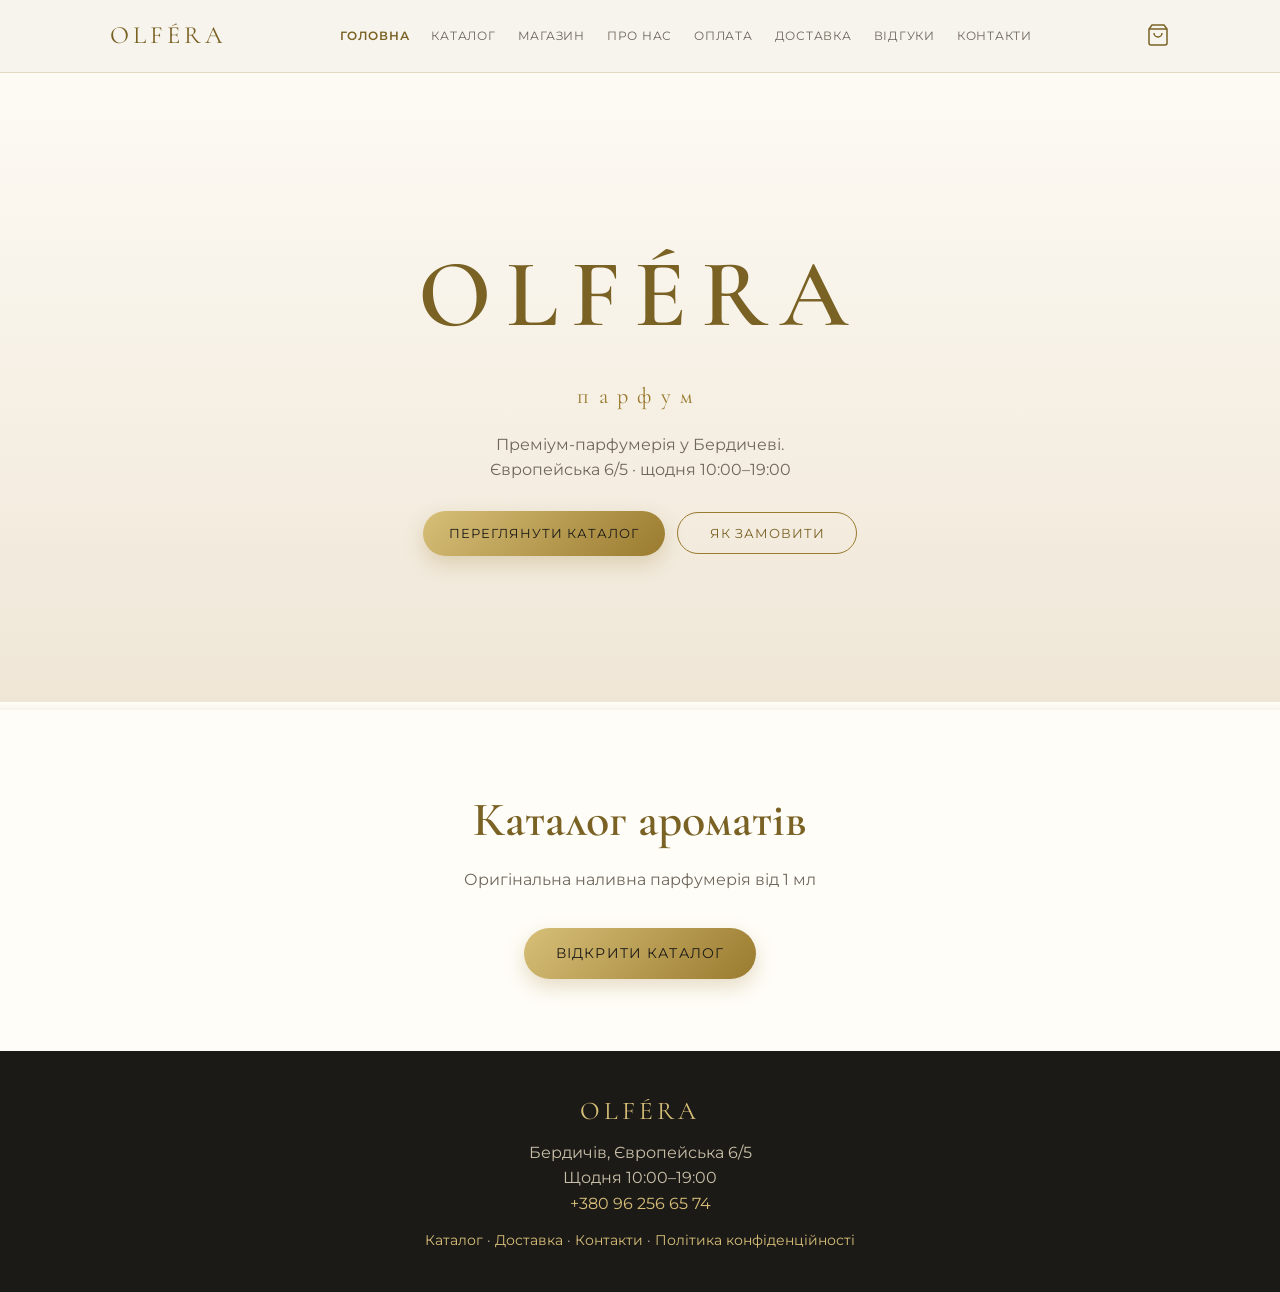
<file: index.html>
<!DOCTYPE html>
<html lang="uk">
<head>
<meta name="google-site-verification" content="xWcRjCfBv2yBgDYNZyPq7_8ioxCr9uI1Mjks2ouyPoM">
<meta charset="UTF-8">
<meta name="viewport" content="width=device-width, initial-scale=1.0">
<title>OLFÉRA — духи і парфум у Бердичеві</title>
<meta name="description" content="Магазин парфумерії OLFÉRA у Бердичеві, вул. Європейська 6/5. Духи, парфум, оригінальні аромати.">
<link rel="preconnect" href="https://fonts.googleapis.com">
<link rel="preconnect" href="https://fonts.gstatic.com" crossorigin>
<link href="https://fonts.googleapis.com/css2?family=Cormorant+Garamond:wght@500;600&family=Montserrat:wght@400;500;600&display=swap" rel="stylesheet">
<link rel="stylesheet" href="styles.css?v=50">
</head>
<body>
<header class="header"><div class="container header-inner"><a href="index.html" class="logo">OLFÉRA</a>
<nav class="nav">
<a href="index.html" class="active">Головна</a>
<a href="catalog.html">Каталог</a>
<a href="shop.html">Магазин</a>
<a href="about.html">Про нас</a>
<a href="payment.html">Оплата</a>
<a href="delivery.html">Доставка</a>
<a href="reviews.html">Відгуки</a>
<a href="contacts.html">Контакти</a>
</nav>
<div class="header-actions"><button class="cart-btn" id="cart-btn" aria-label="Кошик"><svg width="24" height="24" viewBox="0 0 24 24" fill="none" stroke="currentColor" stroke-width="1.5"><path d="M6 2L3 6v14a2 2 0 002 2h14a2 2 0 002-2V6l-3-4z"></path><line x1="3" y1="6" x2="21" y2="6"></line><path d="M16 10a4 4 0 01-8 0"></path></svg><span class="cart-count" id="cart-count">0</span></button><button class="menu-toggle" aria-label="Меню"><span></span><span></span><span></span></button></div></div></header>
<div class="cart-overlay" id="cart-overlay"></div>
<aside class="cart-sidebar" id="cart-sidebar"><div class="cart-header"><h3>Кошик</h3><button class="cart-close" id="cart-close">&times;</button></div><div class="cart-items" id="cart-items"></div><div class="cart-footer"><div class="cart-total"><span>Разом:</span><strong id="cart-total-price">0 ₴</strong></div>
<div class="order-fields">
<input id="order-name" placeholder="Ім'я" autocomplete="name">
<input id="order-phone" placeholder="Телефон, напр. 096..." inputmode="tel" autocomplete="tel">
<select id="order-delivery"><option value="Самовивіз, Європейська 6/5">Самовивіз, Європейська 6/5</option><option value="Нова Пошта">Нова Пошта</option></select>
<input id="order-np" placeholder="Місто і відділення Нової Пошти" autocomplete="off">
</div>
<button class="btn btn-gold cart-order-btn" id="cart-order-btn">Замовити в Telegram</button>
<button class="btn btn-outline cart-order-btn" id="cart-ig-btn">Замовити в Instagram</button>
<button class="btn btn-outline cart-order-btn" id="cart-wa-btn">Замовити в WhatsApp</button><p class="order-hint" id="order-hint"></p></div></aside>

<section class="hero">
  <div class="container hero-content">
    <h1>OLFÉRA</h1>
    <p class="hero-subtitle">парфум</p>
    <p class="hero-desc">Преміум-парфумерія у Бердичеві.<br>Європейська 6/5 · щодня 10:00–19:00</p>
    <div class="hero-actions">
      <a href="catalog.html" class="btn btn-gold">Переглянути каталог</a>
      <button type="button" class="btn btn-ghost" id="guide-toggle" aria-expanded="false" aria-controls="guide-panel">Як замовити</button>
    </div>
  </div>
</section>

<section class="order-guide" id="how-to-order">
  <div class="container">
    <div class="guide-panel" id="guide-panel" hidden>
      <p class="guide-lead">Три прості кроки — і аромат уже у вас</p>
      <div class="guide-grid">
        <article class="guide-card">
          <div class="guide-num">01</div>
          <h3>Оберіть аромат</h3>
          <p>Знайдіть улюблені ноти в каталозі та вкажіть потрібну кількість мілілітрів.</p>
        </article>
        <article class="guide-card">
          <div class="guide-num">02</div>
          <h3>Додайте в кошик</h3>
          <p>Натисніть «В кошик», відкрийте його вгорі справа та перевірте замовлення.</p>
        </article>
        <article class="guide-card">
          <div class="guide-num">03</div>
          <h3>Оформіть замовлення</h3>
          <p>Залиште контакти та надішліть замовлення в Telegram, Instagram або WhatsApp.</p>
        </article>
      </div>
      <div class="guide-cta">
        <a href="catalog.html" class="btn btn-gold btn-lg">Обрати аромат</a>
      </div>
    </div>
  </div>
</section>

<section class="section home-preview">
  <div class="container">
    <h2 class="section-title">Каталог ароматів</h2>
    <p class="section-subtitle">Оригінальна наливна парфумерія від 1 мл</p>
    <div class="home-cta">
      <a href="catalog.html" class="btn btn-gold btn-lg">Відкрити каталог</a>
    </div>
  </div>
</section>

<footer class="footer"><div class="container"><div class="footer-logo">OLFÉRA</div>
<p>Бердичів, Європейська 6/5</p>
<p>Щодня 10:00–19:00</p>
<p><a href="tel:+380962566574">+380 96 256 65 74</a></p>
<p class="footer-links">
<a href="catalog.html">Каталог</a> ·
<a href="delivery.html">Доставка</a> ·
<a href="contacts.html">Контакти</a> ·
<a href="privacy.html">Політика конфіденційності</a>
</p>
</div></footer>
<script src="script.js?v=50"></script>
<script>
(function () {
  var btn = document.getElementById('guide-toggle');
  var panel = document.getElementById('guide-panel');
  if (!btn || !panel) return;
  function openGuide() {
    panel.hidden = false;
    btn.setAttribute('aria-expanded', 'true');
    btn.classList.add('is-open');
  }
  function closeGuide() {
    panel.hidden = true;
    btn.setAttribute('aria-expanded', 'false');
    btn.classList.remove('is-open');
  }
  btn.addEventListener('click', function () {
    if (panel.hidden) openGuide(); else closeGuide();
  });
  if (location.hash === '#how-to-order') openGuide();
})();
</script>
</body>
</html>
</file>
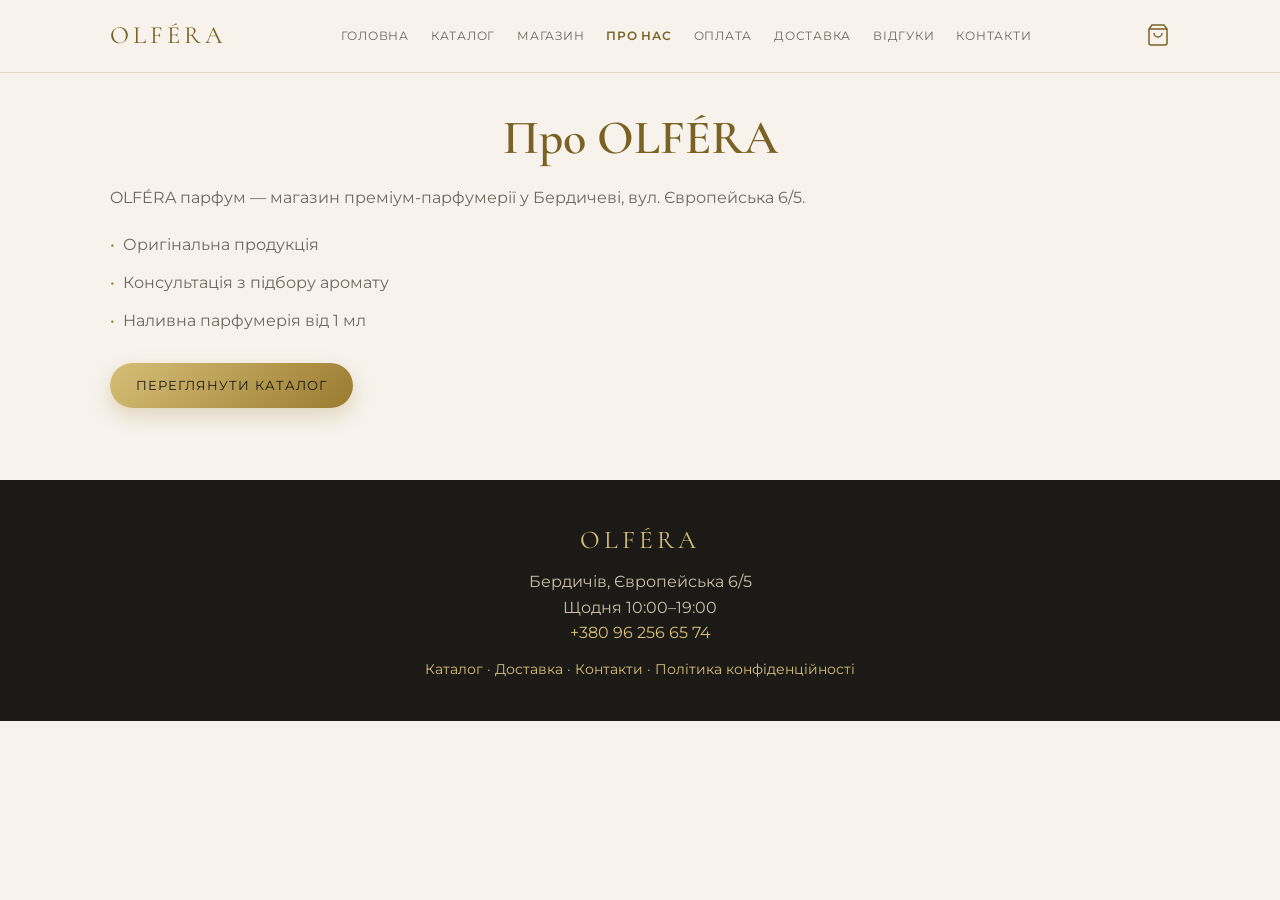
<file: about.html>
<!DOCTYPE html>
<html lang="uk">
<head>
<meta charset="UTF-8">
<meta name="viewport" content="width=device-width, initial-scale=1.0">
<title>Про нас — OLFÉRA</title>
<meta name="description" content="Про магазин преміум-парфумерії OLFÉRA у Бердичеві.">
<link rel="preconnect" href="https://fonts.googleapis.com">
<link rel="preconnect" href="https://fonts.gstatic.com" crossorigin>
<link href="https://fonts.googleapis.com/css2?family=Cormorant+Garamond:wght@500;600&family=Montserrat:wght@400;500;600&display=swap" rel="stylesheet">
<link rel="stylesheet" href="styles.css?v=50">
</head>
<body>
<header class="header"><div class="container header-inner"><a href="index.html" class="logo">OLFÉRA</a>
<nav class="nav">
<a href="index.html">Головна</a>
<a href="catalog.html">Каталог</a>
<a href="shop.html">Магазин</a>
<a href="about.html" class="active">Про нас</a>
<a href="payment.html">Оплата</a>
<a href="delivery.html">Доставка</a>
<a href="reviews.html">Відгуки</a>
<a href="contacts.html">Контакти</a>
</nav>
<div class="header-actions"><button class="cart-btn" id="cart-btn" aria-label="Кошик"><svg width="24" height="24" viewBox="0 0 24 24" fill="none" stroke="currentColor" stroke-width="1.5"><path d="M6 2L3 6v14a2 2 0 002 2h14a2 2 0 002-2V6l-3-4z"></path><line x1="3" y1="6" x2="21" y2="6"></line><path d="M16 10a4 4 0 01-8 0"></path></svg><span class="cart-count" id="cart-count">0</span></button><button class="menu-toggle" aria-label="Меню"><span></span><span></span><span></span></button></div></div></header>
<div class="cart-overlay" id="cart-overlay"></div>
<aside class="cart-sidebar" id="cart-sidebar"><div class="cart-header"><h3>Кошик</h3><button class="cart-close" id="cart-close">&times;</button></div><div class="cart-items" id="cart-items"></div><div class="cart-footer"><div class="cart-total"><span>Разом:</span><strong id="cart-total-price">0 ₴</strong></div>
<div class="order-fields">
<input id="order-name" placeholder="Ім'я" autocomplete="name">
<input id="order-phone" placeholder="Телефон, напр. 096..." inputmode="tel" autocomplete="tel">
<select id="order-delivery"><option value="Самовивіз, Європейська 6/5">Самовивіз, Європейська 6/5</option><option value="Нова Пошта">Нова Пошта</option></select>
<input id="order-np" placeholder="Місто і відділення Нової Пошти" autocomplete="off">
</div>
<button class="btn btn-gold cart-order-btn" id="cart-order-btn">Замовити в Telegram</button>
<button class="btn btn-outline cart-order-btn" id="cart-ig-btn">Замовити в Instagram</button>
<button class="btn btn-outline cart-order-btn" id="cart-wa-btn">Замовити в WhatsApp</button><p class="order-hint" id="order-hint"></p></div></aside>

<section id="about" class="section about page-top">
  <div class="container about-grid">
    <div class="about-text">
      <h1 class="section-title">Про OLFÉRA</h1>
      <p>OLFÉRA парфум — магазин преміум-парфумерії у Бердичеві, вул. Європейська 6/5.</p>
      <ul class="about-list">
        <li>Оригінальна продукція</li>
        <li>Консультація з підбору аромату</li>
        <li>Наливна парфумерія від 1 мл</li>
      </ul>
      <p style="margin-top:24px"><a href="catalog.html" class="btn btn-gold">Переглянути каталог</a></p>
    </div>
  </div>
</section>

<footer class="footer"><div class="container"><div class="footer-logo">OLFÉRA</div>
<p>Бердичів, Європейська 6/5</p>
<p>Щодня 10:00–19:00</p>
<p><a href="tel:+380962566574">+380 96 256 65 74</a></p>
<p class="footer-links">
<a href="catalog.html">Каталог</a> ·
<a href="delivery.html">Доставка</a> ·
<a href="contacts.html">Контакти</a> ·
<a href="privacy.html">Політика конфіденційності</a>
</p>
</div></footer>
<script src="script.js?v=50"></script>
</body>
</html>
</file>
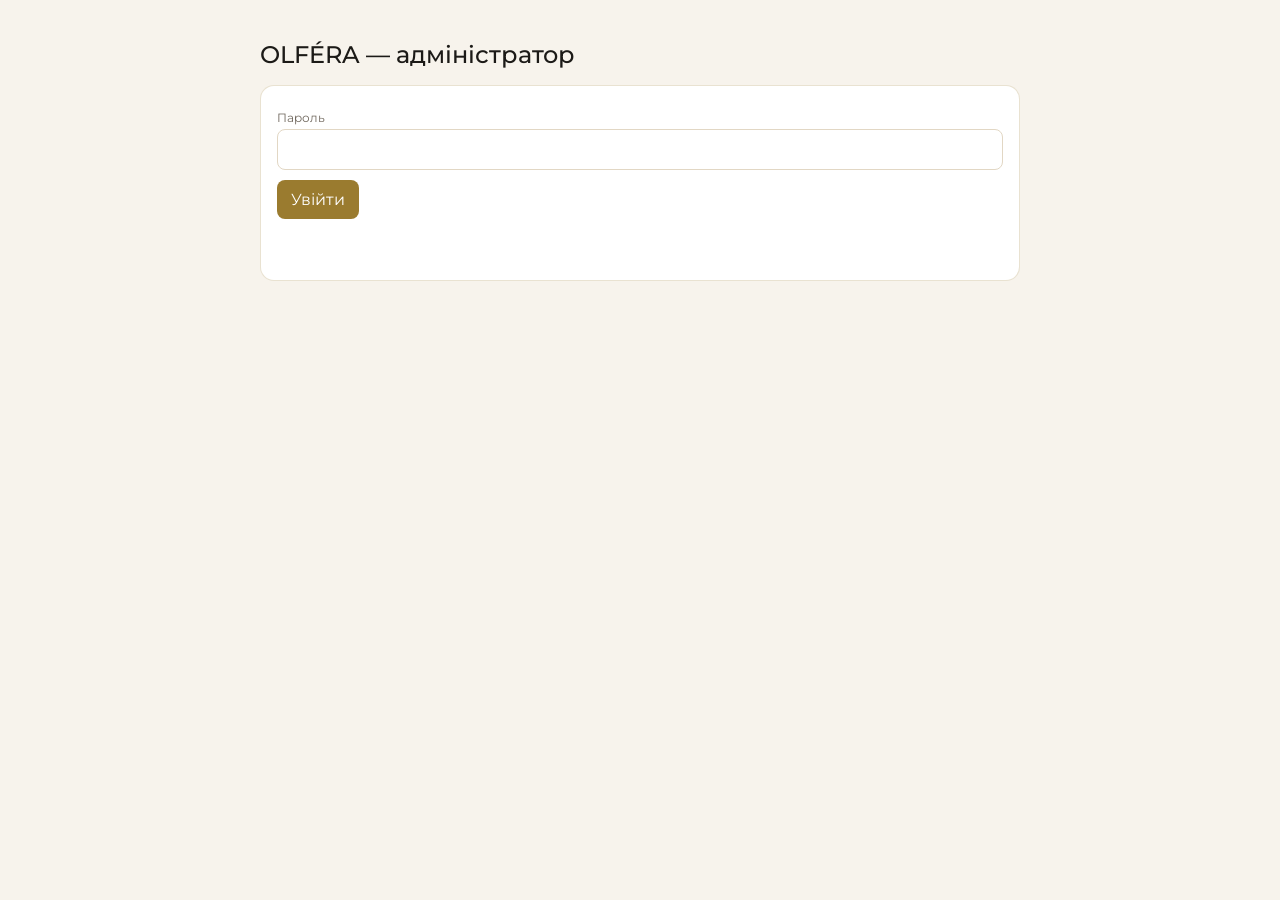
<file: admin.html>
<!DOCTYPE html>
<html lang="uk">
<head>
<meta charset="UTF-8">
<meta name="viewport" content="width=device-width, initial-scale=1.0">
<title>Адміністратор — OLFÉRA</title>
<link href="https://fonts.googleapis.com/css2?family=Montserrat:wght@400;500&display=swap" rel="stylesheet">
<style>
body{margin:0;font-family:Montserrat,sans-serif;background:#f7f3ec;color:#1c1a17}
.wrap{max-width:760px;margin:0 auto;padding:24px 16px 80px}
h1{font-weight:500;font-size:1.5rem}
.card{background:#fff;border:1px solid rgba(154,123,47,.22);border-radius:14px;padding:16px;margin:12px 0}
label{display:block;font-size:.78rem;color:#6f675d;margin:8px 0 4px}
input,textarea{width:100%;box-sizing:border-box;border:1px solid #e2d7c4;border-radius:8px;padding:10px;font:inherit}
button{border:0;border-radius:8px;padding:10px 14px;background:#9a7b2f;color:#fff;font:inherit;cursor:pointer}
.row{display:flex;gap:8px;align-items:center;justify-content:space-between;margin-bottom:8px;flex-wrap:wrap}
.ghost{background:#fff;color:#7a6124;border:1px solid #c9a84c}
.danger{background:#b44545}
.note{color:#6f675d;font-size:.85rem}
.tabs{display:flex;gap:8px;margin:14px 0;flex-wrap:wrap}
.tabs button{background:#fff;color:#7a6124;border:1px solid #c9a84c}
.tabs button.active{background:#9a7b2f;color:#fff}
.status{min-height:1.2em;color:#7a6124}
.stars{color:#9a7b2f}
</style>
</head>
<body>
<div class="wrap">
  <h1>OLFÉRA — адміністратор</h1>
  <div id="login" class="card">
    <label>Пароль</label>
    <input id="pin" type="password" inputmode="numeric" autocomplete="current-password">
    <button id="enter" style="margin-top:10px">Увійти</button>
    <p class="status" id="login-status" style="margin-top:10px"></p>
  </div>
  <div id="panel" hidden>
    <div class="tabs">
      <button id="tab-products" class="active">Аромати</button>
      <button id="tab-reviews">Відгуки</button>
    </div>
    <p class="status" id="status"></p>
    <div id="products-view">
      <div class="row">
        <button id="add">Додати аромат</button>
        <button id="save">Зберегти каталог</button>
        <button id="export" class="ghost">Завантажити products.json</button>
      </div>
      <p class="note">Після «Зберегти» зміни видно на сайті в цьому браузері. Для всіх відвідувачів — завантаж products.json і залий у GitHub або надішли мені.</p>
      <div id="list"></div>
    </div>
    <div id="reviews-view" hidden>
      <div id="reviews"></div>
    </div>
  </div>
</div>
<script>
const PIN = '256574';
const API = 'https://crudcrud.com/api/22b8f8822db0418a98f48e6cd75a7ec8';
const CATALOG_ID = '6acaaa83cbfaea03e8fda0a5';
const LS_CATALOG = 'olfera_catalog_v1';
const LS_REVIEWS = 'olfera_reviews_v1';
let products = [];
const statusEl = document.getElementById('status');
function setStatus(t){ statusEl.textContent = t || ''; }
function esc(v){ return String(v||'').replace(/&/g,'&amp;').replace(/"/g,'&quot;').replace(/</g,'&lt;'); }

document.getElementById('enter').onclick = () => {
  const loginStatus = document.getElementById('login-status');
  if (document.getElementById('pin').value === PIN) {
    document.getElementById('login').hidden = true;
    document.getElementById('panel').hidden = false;
    if (loginStatus) loginStatus.textContent = '';
    loadCatalog();
  } else {
    if (loginStatus) loginStatus.textContent = 'Невірний пароль';
    else setStatus('Невірний пароль');
  }
};
document.getElementById('pin').addEventListener('keydown', e => { if (e.key === 'Enter') document.getElementById('enter').click(); });

async function loadCatalog() {
  setStatus('Завантажую каталог...');
  try {
    const local = localStorage.getItem(LS_CATALOG);
    if (local) {
      const parsed = JSON.parse(local);
      if (parsed && parsed.products && parsed.products.length) {
        products = parsed.products;
        render();
        setStatus('Каталог з цього браузера (' + products.length + ').');
        return;
      }
    }
  } catch (e) {}
  try {
    const live = await (await fetch(API + '/catalogstate/' + CATALOG_ID + '?t=' + Date.now())).json();
    if (live && live.products && live.products.length) {
      products = live.products;
      render();
      setStatus('Каталог з API (' + products.length + ').');
      return;
    }
  } catch (e) {}
  try {
    products = await (await fetch('products.json?v=16')).json();
    render();
    setStatus('Каталог з products.json (' + products.length + ').');
  } catch (e) {
    products = [];
    render();
    setStatus('Не вдалося завантажити каталог.');
  }
}

function render() {
  const list = document.getElementById('list');
  list.innerHTML = '';
  products.forEach((p, i) => {
    const card = document.createElement('div');
    card.className = 'card';
    card.innerHTML =
      '<div class="row"><strong>#' + (i + 1) + ' ' + esc(p.name || 'Без назви') + '</strong><button class="danger del">Видалити</button></div>' +
      '<label>Назва</label><input data-k="name" value="' + esc(p.name) + '">' +
      '<label>Бренд</label><input data-k="brand" value="' + esc(p.brand) + '">' +
      '<label>Ноти</label><input data-k="notes" value="' + esc(p.notes) + '">' +
      '<label>Опис</label><textarea data-k="description" rows="3">' + esc(p.description) + '</textarea>' +
      '<label>Ціна за 1 мл</label><input data-k="price" value="' + esc(p.price) + '">' +
      '<label>Файл фото (наприклад black-afgano.jpg)</label><input data-k="image" value="' + esc(p.image) + '">';
    card.querySelector('.del').onclick = () => {
      if (!confirm('Видалити «' + (p.name || 'аромат') + '»?')) return;
      products.splice(i, 1);
      render();
      setStatus('Аромат прибрано. Натисни «Зберегти каталог».');
    };
    card.querySelectorAll('input,textarea').forEach(el => el.oninput = () => { p[el.dataset.k] = el.value; });
    list.appendChild(card);
  });
}

document.getElementById('add').onclick = () => {
  products.unshift({ id: Date.now(), name: '', brand: '', notes: '', description: '', price: '100', unit: '1 мл', available: true, image: '' });
  render();
};
document.getElementById('save').onclick = async () => {
  setStatus('Зберігаю...');
  localStorage.setItem(LS_CATALOG, JSON.stringify({ products }));
  try {
    const res = await fetch(API + '/catalogstate/' + CATALOG_ID, {
      method: 'PUT', headers: {'Content-Type':'application/json'}, body: JSON.stringify({ products })
    });
    setStatus(res.ok ? 'Каталог збережено (API + браузер).' : 'Збережено в браузері. API недоступний — завантаж products.json.');
  } catch (e) {
    setStatus('Збережено в браузері. API недоступний — натисни «Завантажити products.json».');
  }
};
document.getElementById('export').onclick = () => {
  const blob = new Blob([JSON.stringify(products, null, 2)], { type: 'application/json' });
  const a = document.createElement('a');
  a.href = URL.createObjectURL(blob);
  a.download = 'products.json';
  a.click();
  URL.revokeObjectURL(a.href);
  setStatus('Файл products.json завантажено.');
};

document.getElementById('tab-products').onclick = () => show('products');
document.getElementById('tab-reviews').onclick = () => { show('reviews'); loadReviews(); };
function show(name) {
  document.getElementById('products-view').hidden = name !== 'products';
  document.getElementById('reviews-view').hidden = name !== 'reviews';
  document.getElementById('tab-products').classList.toggle('active', name === 'products');
  document.getElementById('tab-reviews').classList.toggle('active', name === 'reviews');
}

function loadLocalReviews() {
  try { return JSON.parse(localStorage.getItem(LS_REVIEWS) || '[]'); } catch (e) { return []; }
}
function saveLocalReviews(list) {
  localStorage.setItem(LS_REVIEWS, JSON.stringify(list));
}

async function loadReviews() {
  const box = document.getElementById('reviews');
  box.innerHTML = '<p class="note">Завантажую...</p>';
  let reviews = loadLocalReviews();
  try {
    const remote = await (await fetch(API + '/reviews?ts=' + Date.now())).json();
    if (Array.isArray(remote) && remote.length) reviews = remote;
  } catch (e) {}
  if (!reviews.length) { box.innerHTML = '<p class="note">Відгуків немає.</p>'; return; }
  box.innerHTML = '';
  reviews.slice().reverse().forEach(r => {
    const card = document.createElement('div');
    card.className = 'card';
    const id = r._id || r.id || '';
    card.innerHTML = '<div class="row"><strong>' + esc(r.name) + '</strong><span class="stars">' + '★★★★★'.slice(0, r.stars||5) + '</span></div>' +
      '<p class="note">' + esc(r.product||'') + '</p><p>' + esc(r.text||'') + '</p>' +
      '<button class="danger">Видалити відгук</button>';
    card.querySelector('button').onclick = async () => {
      setStatus('Видаляю...');
      if (id && String(id).indexOf('r') !== 0) {
        try { await fetch(API + '/reviews/' + id, { method: 'DELETE' }); } catch (e) {}
      }
      const filtered = loadLocalReviews().filter(x => {
        const xid = x.id || x._id || '';
        if (id && xid === id) return false;
        if (!id && x.name === r.name && x.text === r.text && x.date === r.date) return false;
        return true;
      });
      saveLocalReviews(filtered);
      setStatus('Відгук видалено.');
      loadReviews();
    };
    box.appendChild(card);
  });
}
</script>
</body>
</html>
</file>
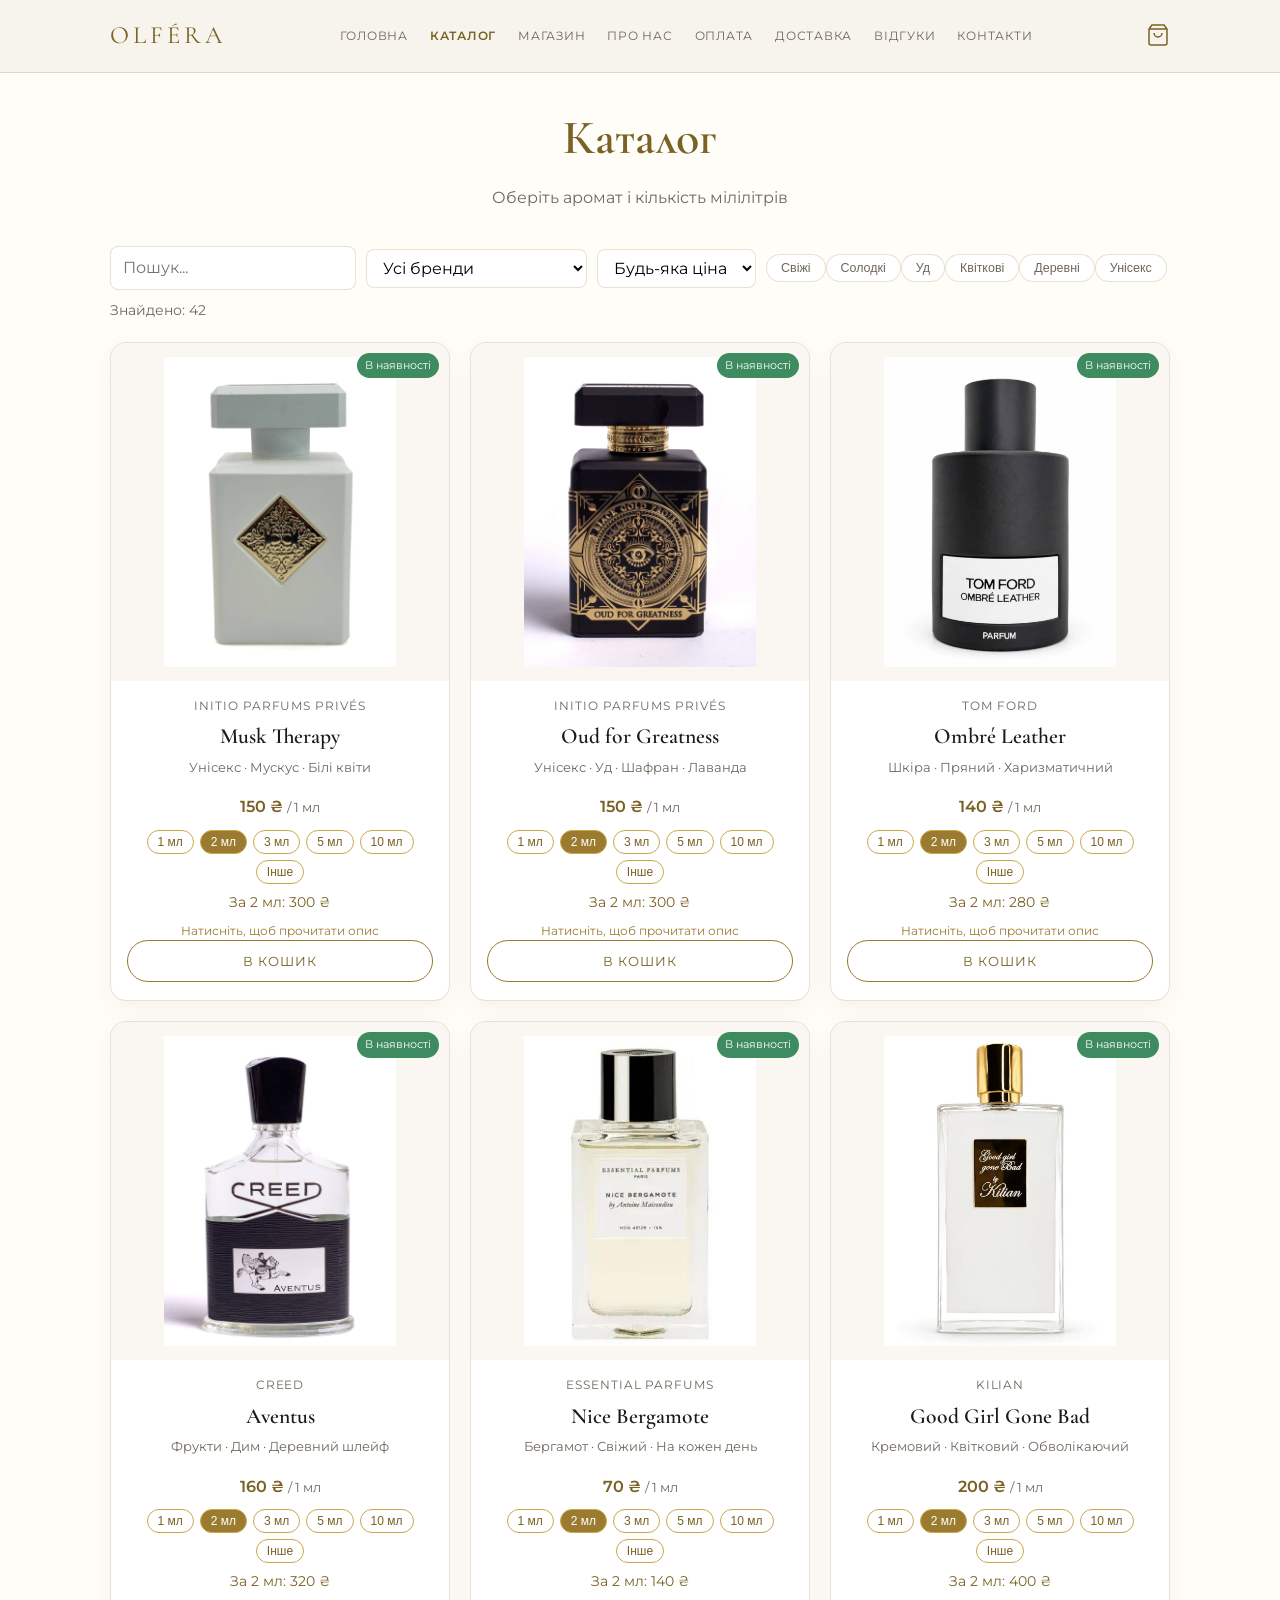
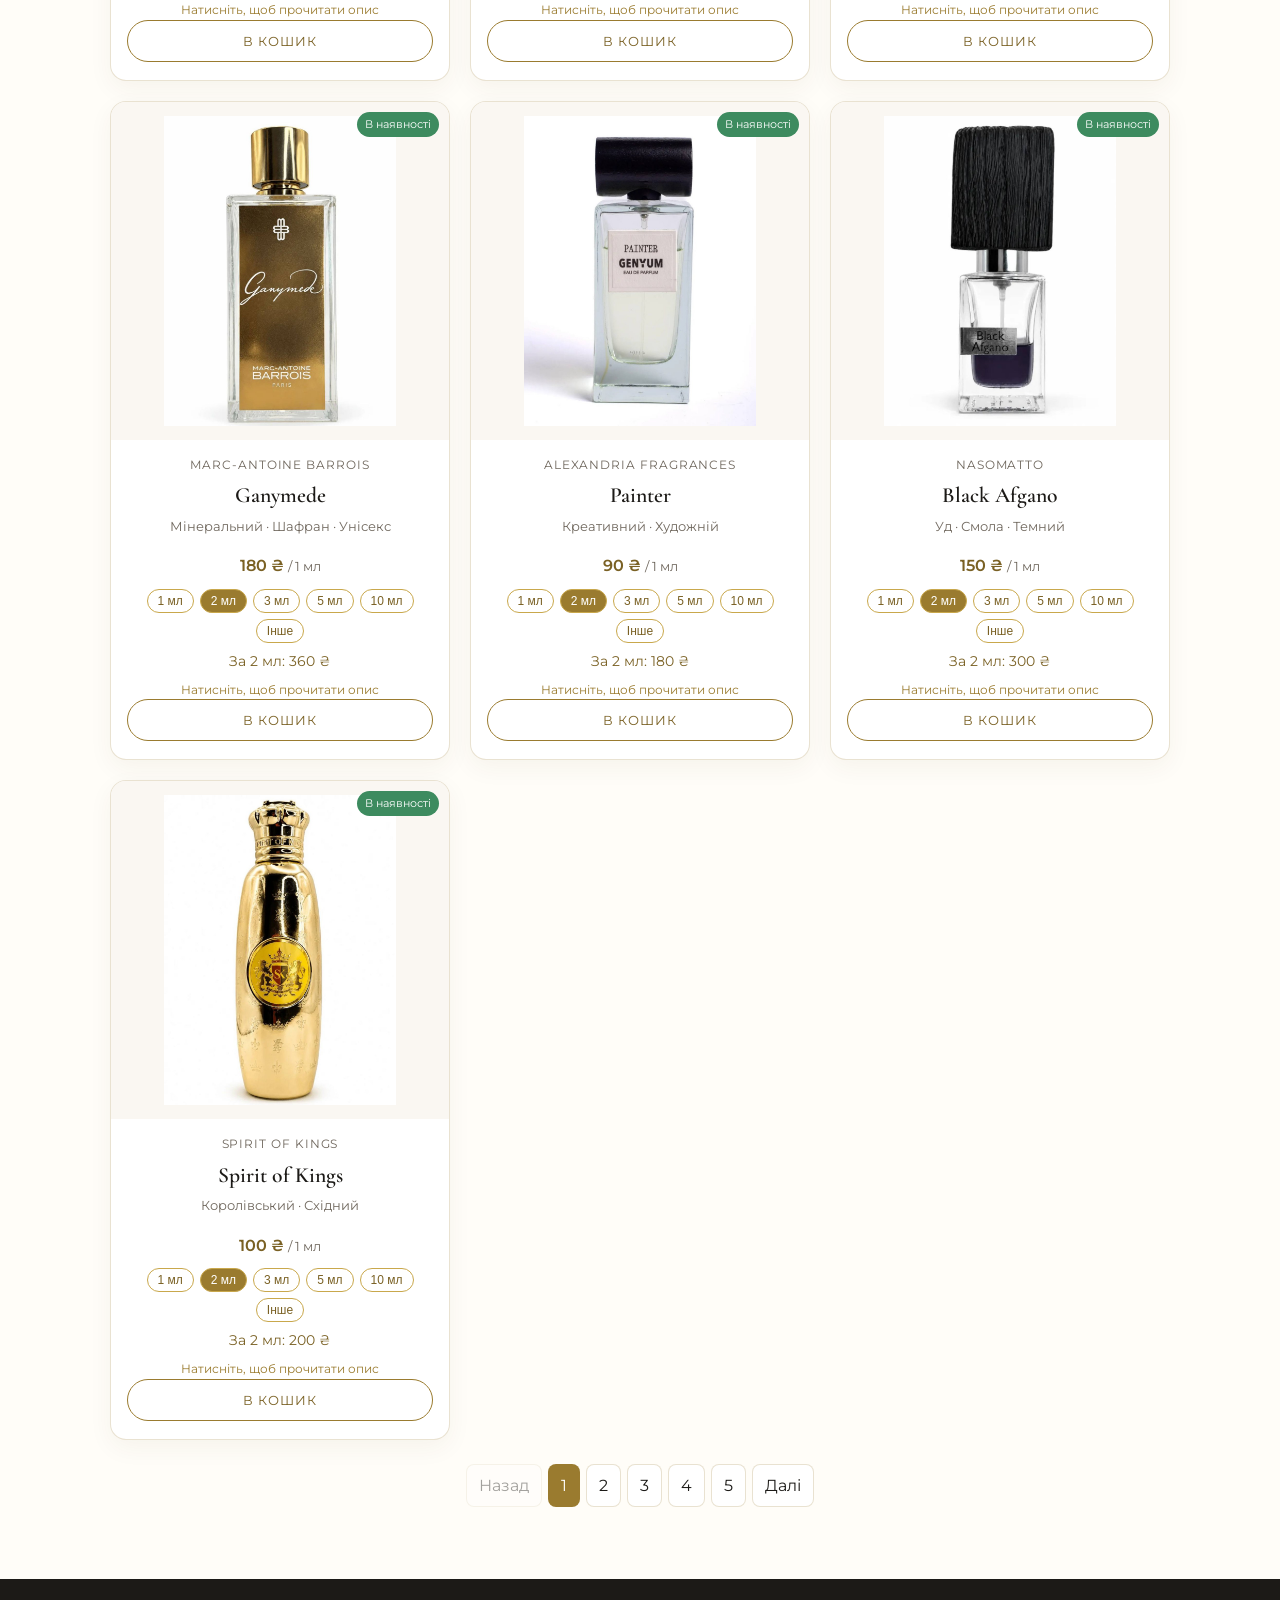
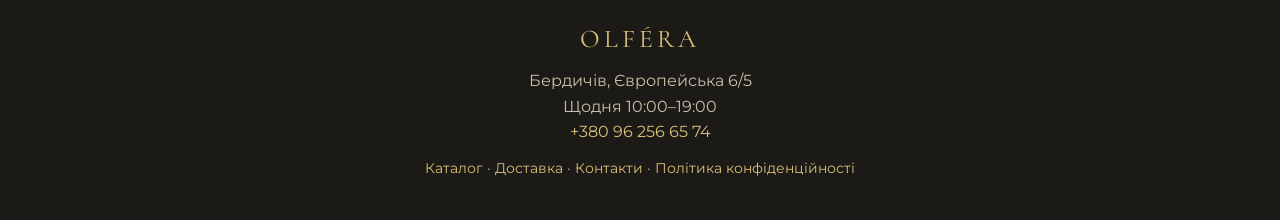
<file: catalog.html>
<!DOCTYPE html>
<html lang="uk">
<head>
<meta name="google-site-verification" content="xWcRjCfBv2yBgDYNZyPq7_8ioxCr9uI1Mjks2ouyPoM">
<meta charset="UTF-8">
<meta name="viewport" content="width=device-width, initial-scale=1.0">
<title>Каталог — OLFÉRA</title>
<meta name="description" content="Каталог ароматів OLFÉRA. Наливна парфумерія від 1 мл.">
<link rel="preconnect" href="https://fonts.googleapis.com">
<link rel="preconnect" href="https://fonts.gstatic.com" crossorigin>
<link href="https://fonts.googleapis.com/css2?family=Cormorant+Garamond:wght@500;600&family=Montserrat:wght@400;500;600&display=swap" rel="stylesheet">
<link rel="stylesheet" href="styles.css?v=50">
</head>
<body>
<header class="header"><div class="container header-inner"><a href="index.html" class="logo">OLFÉRA</a>
<nav class="nav">
<a href="index.html">Головна</a>
<a href="catalog.html" class="active">Каталог</a>
<a href="shop.html">Магазин</a>
<a href="about.html">Про нас</a>
<a href="payment.html">Оплата</a>
<a href="delivery.html">Доставка</a>
<a href="reviews.html">Відгуки</a>
<a href="contacts.html">Контакти</a>
</nav>
<div class="header-actions"><button class="cart-btn" id="cart-btn" aria-label="Кошик"><svg width="24" height="24" viewBox="0 0 24 24" fill="none" stroke="currentColor" stroke-width="1.5"><path d="M6 2L3 6v14a2 2 0 002 2h14a2 2 0 002-2V6l-3-4z"></path><line x1="3" y1="6" x2="21" y2="6"></line><path d="M16 10a4 4 0 01-8 0"></path></svg><span class="cart-count" id="cart-count">0</span></button><button class="menu-toggle" aria-label="Меню"><span></span><span></span><span></span></button></div></div></header>
<div class="cart-overlay" id="cart-overlay"></div>
<aside class="cart-sidebar" id="cart-sidebar"><div class="cart-header"><h3>Кошик</h3><button class="cart-close" id="cart-close">&times;</button></div><div class="cart-items" id="cart-items"></div><div class="cart-footer"><div class="cart-total"><span>Разом:</span><strong id="cart-total-price">0 ₴</strong></div>
<div class="order-fields">
<input id="order-name" placeholder="Ім'я" autocomplete="name">
<input id="order-phone" placeholder="Телефон, напр. 096..." inputmode="tel" autocomplete="tel">
<select id="order-delivery"><option value="Самовивіз, Європейська 6/5">Самовивіз, Європейська 6/5</option><option value="Нова Пошта">Нова Пошта</option></select>
<input id="order-np" placeholder="Місто і відділення Нової Пошти" autocomplete="off">
</div>
<button class="btn btn-gold cart-order-btn" id="cart-order-btn">Замовити в Telegram</button>
<button class="btn btn-outline cart-order-btn" id="cart-ig-btn">Замовити в Instagram</button>
<button class="btn btn-outline cart-order-btn" id="cart-wa-btn">Замовити в WhatsApp</button><p class="order-hint" id="order-hint"></p></div></aside>

<section class="section catalog page-top" id="catalog">
  <div class="container">
    <h1 class="section-title">Каталог</h1>
    <p class="section-subtitle">Оберіть аромат і кількість мілілітрів</p>
    <div class="filter-bar">
      <input id="search-input" placeholder="Пошук...">
      <select id="brand-filter"><option value="">Усі бренди</option></select>
      <select id="price-filter">
        <option value="">Будь-яка ціна</option>
        <option value="0-100">до 100 ₴</option>
        <option value="100-200">100–200 ₴</option>
        <option value="200-500">200–500 ₴</option>
      </select>
      <div id="family-filters"></div>
      <span id="filter-count"></span>
    </div>
    <div class="products-grid" id="products-container"></div>
    <div class="catalog-pager" id="catalog-pager"></div>
  </div>
</section>

<footer class="footer"><div class="container"><div class="footer-logo">OLFÉRA</div>
<p>Бердичів, Європейська 6/5</p>
<p>Щодня 10:00–19:00</p>
<p><a href="tel:+380962566574">+380 96 256 65 74</a></p>
<p class="footer-links">
<a href="catalog.html">Каталог</a> ·
<a href="delivery.html">Доставка</a> ·
<a href="contacts.html">Контакти</a> ·
<a href="privacy.html">Політика конфіденційності</a>
</p>
</div></footer>
<script src="script.js?v=60"></script>
</body>
</html>
</file>
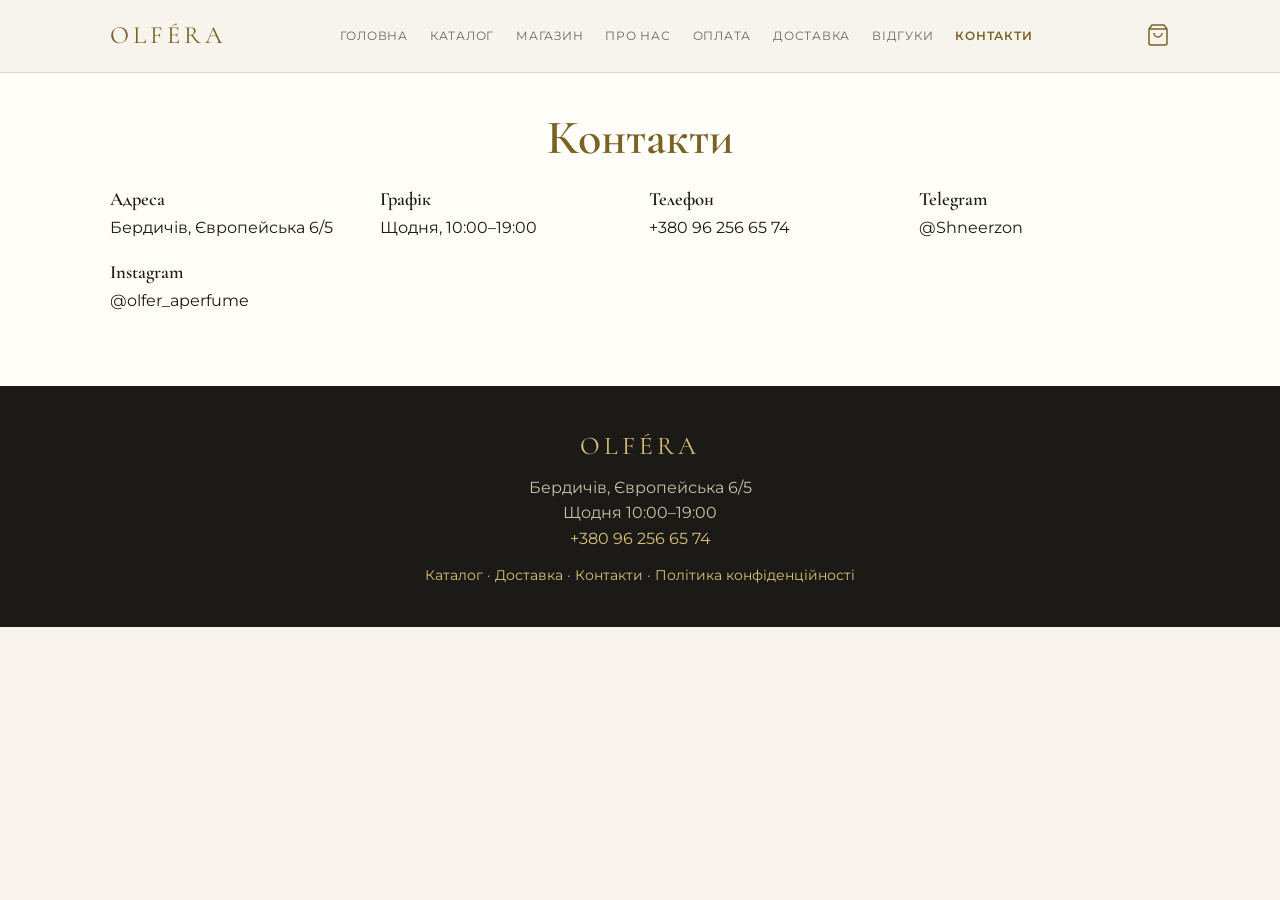
<file: contacts.html>
<!DOCTYPE html>
<html lang="uk">
<head>
<meta charset="UTF-8">
<meta name="viewport" content="width=device-width, initial-scale=1.0">
<title>Контакти — OLFÉRA</title>
<meta name="description" content="Контакти магазину OLFÉRA: телефон, Telegram, Instagram, адреса.">
<link rel="preconnect" href="https://fonts.googleapis.com">
<link rel="preconnect" href="https://fonts.gstatic.com" crossorigin>
<link href="https://fonts.googleapis.com/css2?family=Cormorant+Garamond:wght@500;600&family=Montserrat:wght@400;500;600&display=swap" rel="stylesheet">
<link rel="stylesheet" href="styles.css?v=50">
</head>
<body>
<header class="header"><div class="container header-inner"><a href="index.html" class="logo">OLFÉRA</a>
<nav class="nav">
<a href="index.html">Головна</a>
<a href="catalog.html">Каталог</a>
<a href="shop.html">Магазин</a>
<a href="about.html">Про нас</a>
<a href="payment.html">Оплата</a>
<a href="delivery.html">Доставка</a>
<a href="reviews.html">Відгуки</a>
<a href="contacts.html" class="active">Контакти</a>
</nav>
<div class="header-actions"><button class="cart-btn" id="cart-btn" aria-label="Кошик"><svg width="24" height="24" viewBox="0 0 24 24" fill="none" stroke="currentColor" stroke-width="1.5"><path d="M6 2L3 6v14a2 2 0 002 2h14a2 2 0 002-2V6l-3-4z"></path><line x1="3" y1="6" x2="21" y2="6"></line><path d="M16 10a4 4 0 01-8 0"></path></svg><span class="cart-count" id="cart-count">0</span></button><button class="menu-toggle" aria-label="Меню"><span></span><span></span><span></span></button></div></div></header>
<div class="cart-overlay" id="cart-overlay"></div>
<aside class="cart-sidebar" id="cart-sidebar"><div class="cart-header"><h3>Кошик</h3><button class="cart-close" id="cart-close">&times;</button></div><div class="cart-items" id="cart-items"></div><div class="cart-footer"><div class="cart-total"><span>Разом:</span><strong id="cart-total-price">0 ₴</strong></div>
<div class="order-fields">
<input id="order-name" placeholder="Ім'я" autocomplete="name">
<input id="order-phone" placeholder="Телефон, напр. 096..." inputmode="tel" autocomplete="tel">
<select id="order-delivery"><option value="Самовивіз, Європейська 6/5">Самовивіз, Європейська 6/5</option><option value="Нова Пошта">Нова Пошта</option></select>
<input id="order-np" placeholder="Місто і відділення Нової Пошти" autocomplete="off">
</div>
<button class="btn btn-gold cart-order-btn" id="cart-order-btn">Замовити в Telegram</button>
<button class="btn btn-outline cart-order-btn" id="cart-ig-btn">Замовити в Instagram</button>
<button class="btn btn-outline cart-order-btn" id="cart-wa-btn">Замовити в WhatsApp</button><p class="order-hint" id="order-hint"></p></div></aside>

<section id="contacts" class="section contacts page-top">
  <div class="container">
    <h1 class="section-title">Контакти</h1>
    <div class="contacts-grid">
      <div class="contact-card"><h3>Адреса</h3><p>Бердичів, Європейська 6/5</p></div>
      <div class="contact-card"><h3>Графік</h3><p>Щодня, 10:00–19:00</p></div>
      <div class="contact-card"><h3>Телефон</h3><p><a href="tel:+380962566574">+380 96 256 65 74</a></p></div>
      <div class="contact-card"><h3>Telegram</h3><p><a href="https://t.me/Shneerzon">@Shneerzon</a></p></div>
      <div class="contact-card"><h3>Instagram</h3><p><a href="https://instagram.com/olfer_aperfume" target="_blank" rel="noopener">@olfer_aperfume</a></p></div>
    </div>
  </div>
</section>

<footer class="footer"><div class="container"><div class="footer-logo">OLFÉRA</div>
<p>Бердичів, Європейська 6/5</p>
<p>Щодня 10:00–19:00</p>
<p><a href="tel:+380962566574">+380 96 256 65 74</a></p>
<p class="footer-links">
<a href="catalog.html">Каталог</a> ·
<a href="delivery.html">Доставка</a> ·
<a href="contacts.html">Контакти</a> ·
<a href="privacy.html">Політика конфіденційності</a>
</p>
</div></footer>
<script src="script.js?v=50"></script>
</body>
</html>
</file>
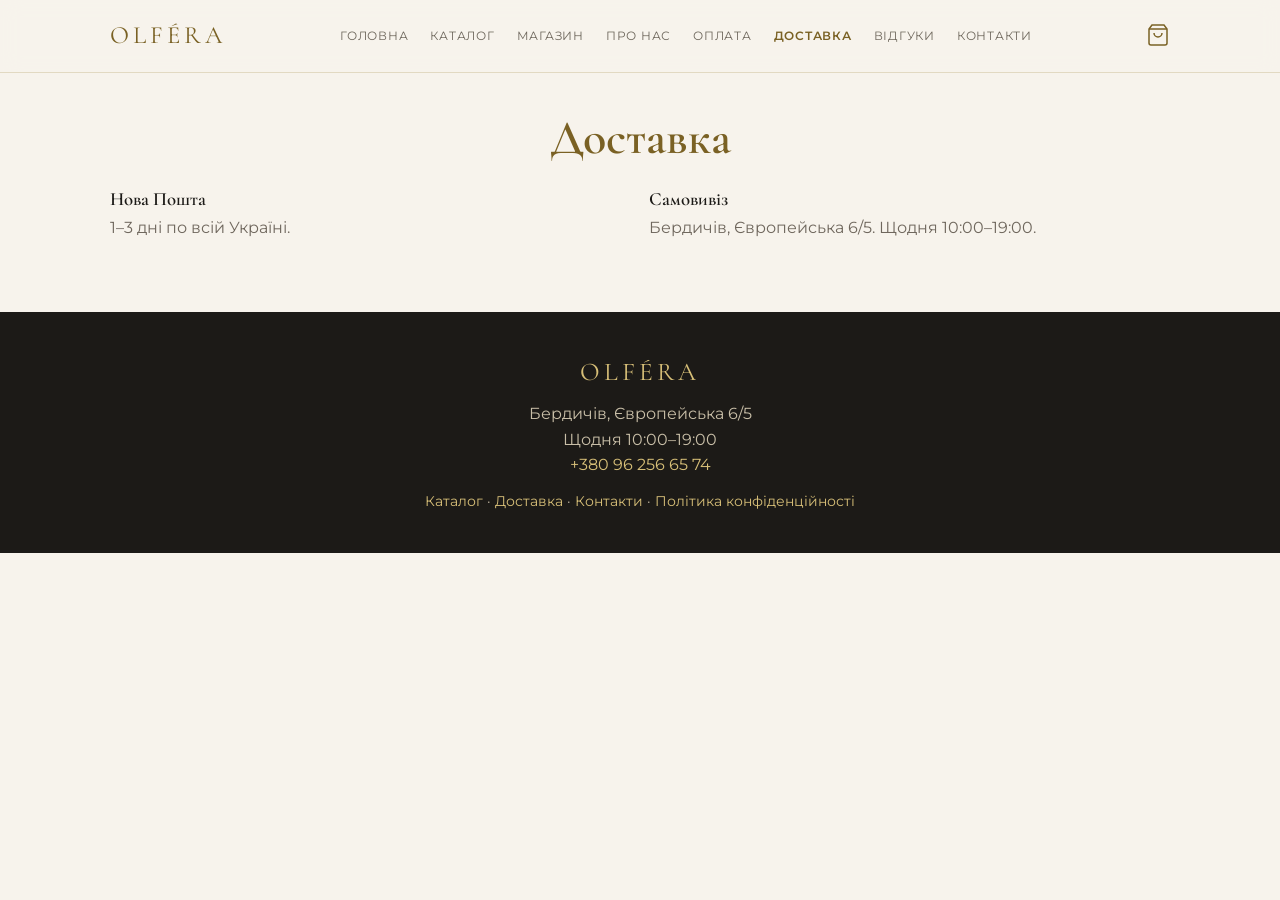
<file: delivery.html>
<!DOCTYPE html>
<html lang="uk">
<head>
<meta charset="UTF-8">
<meta name="viewport" content="width=device-width, initial-scale=1.0">
<title>Доставка — OLFÉRA</title>
<meta name="description" content="Доставка Новою Поштою та самовивіз у Бердичеві.">
<link rel="preconnect" href="https://fonts.googleapis.com">
<link rel="preconnect" href="https://fonts.gstatic.com" crossorigin>
<link href="https://fonts.googleapis.com/css2?family=Cormorant+Garamond:wght@500;600&family=Montserrat:wght@400;500;600&display=swap" rel="stylesheet">
<link rel="stylesheet" href="styles.css?v=50">
</head>
<body>
<header class="header"><div class="container header-inner"><a href="index.html" class="logo">OLFÉRA</a>
<nav class="nav">
<a href="index.html">Головна</a>
<a href="catalog.html">Каталог</a>
<a href="shop.html">Магазин</a>
<a href="about.html">Про нас</a>
<a href="payment.html">Оплата</a>
<a href="delivery.html" class="active">Доставка</a>
<a href="reviews.html">Відгуки</a>
<a href="contacts.html">Контакти</a>
</nav>
<div class="header-actions"><button class="cart-btn" id="cart-btn" aria-label="Кошик"><svg width="24" height="24" viewBox="0 0 24 24" fill="none" stroke="currentColor" stroke-width="1.5"><path d="M6 2L3 6v14a2 2 0 002 2h14a2 2 0 002-2V6l-3-4z"></path><line x1="3" y1="6" x2="21" y2="6"></line><path d="M16 10a4 4 0 01-8 0"></path></svg><span class="cart-count" id="cart-count">0</span></button><button class="menu-toggle" aria-label="Меню"><span></span><span></span><span></span></button></div></div></header>
<div class="cart-overlay" id="cart-overlay"></div>
<aside class="cart-sidebar" id="cart-sidebar"><div class="cart-header"><h3>Кошик</h3><button class="cart-close" id="cart-close">&times;</button></div><div class="cart-items" id="cart-items"></div><div class="cart-footer"><div class="cart-total"><span>Разом:</span><strong id="cart-total-price">0 ₴</strong></div>
<div class="order-fields">
<input id="order-name" placeholder="Ім'я" autocomplete="name">
<input id="order-phone" placeholder="Телефон, напр. 096..." inputmode="tel" autocomplete="tel">
<select id="order-delivery"><option value="Самовивіз, Європейська 6/5">Самовивіз, Європейська 6/5</option><option value="Нова Пошта">Нова Пошта</option></select>
<input id="order-np" placeholder="Місто і відділення Нової Пошти" autocomplete="off">
</div>
<button class="btn btn-gold cart-order-btn" id="cart-order-btn">Замовити в Telegram</button>
<button class="btn btn-outline cart-order-btn" id="cart-ig-btn">Замовити в Instagram</button>
<button class="btn btn-outline cart-order-btn" id="cart-wa-btn">Замовити в WhatsApp</button><p class="order-hint" id="order-hint"></p></div></aside>

<section id="delivery" class="section delivery page-top">
  <div class="container">
    <h1 class="section-title">Доставка</h1>
    <div class="delivery-grid">
      <div class="delivery-card"><h3>Нова Пошта</h3><p>1–3 дні по всій Україні.</p></div>
      <div class="delivery-card"><h3>Самовивіз</h3><p>Бердичів, Європейська 6/5. Щодня 10:00–19:00.</p></div>
    </div>
  </div>
</section>

<footer class="footer"><div class="container"><div class="footer-logo">OLFÉRA</div>
<p>Бердичів, Європейська 6/5</p>
<p>Щодня 10:00–19:00</p>
<p><a href="tel:+380962566574">+380 96 256 65 74</a></p>
<p class="footer-links">
<a href="catalog.html">Каталог</a> ·
<a href="delivery.html">Доставка</a> ·
<a href="contacts.html">Контакти</a> ·
<a href="privacy.html">Політика конфіденційності</a>
</p>
</div></footer>
<script src="script.js?v=50"></script>
</body>
</html>
</file>
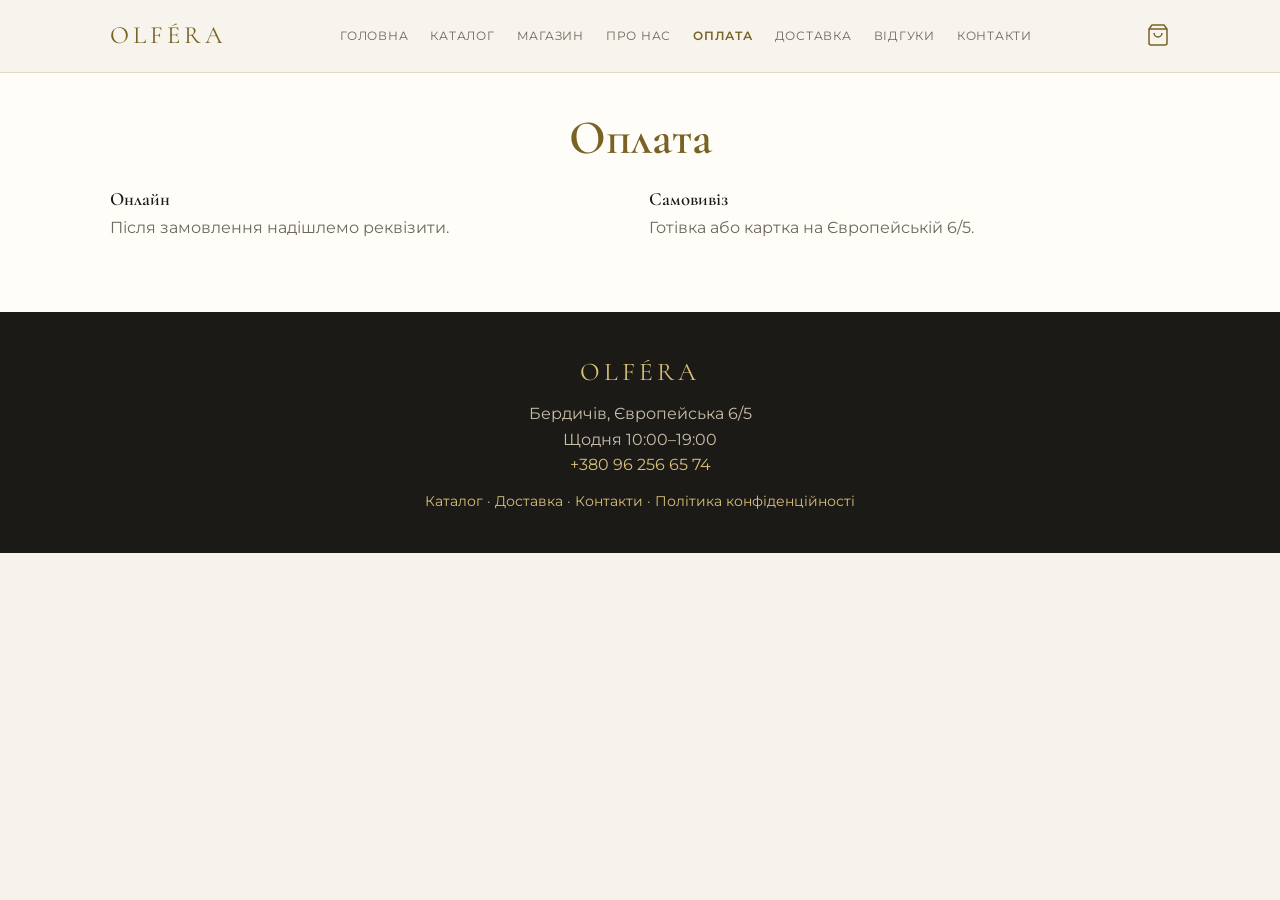
<file: payment.html>
<!DOCTYPE html>
<html lang="uk">
<head>
<meta charset="UTF-8">
<meta name="viewport" content="width=device-width, initial-scale=1.0">
<title>Оплата — OLFÉRA</title>
<meta name="description" content="Способи оплати в магазині OLFÉRA.">
<link rel="preconnect" href="https://fonts.googleapis.com">
<link rel="preconnect" href="https://fonts.gstatic.com" crossorigin>
<link href="https://fonts.googleapis.com/css2?family=Cormorant+Garamond:wght@500;600&family=Montserrat:wght@400;500;600&display=swap" rel="stylesheet">
<link rel="stylesheet" href="styles.css?v=50">
</head>
<body>
<header class="header"><div class="container header-inner"><a href="index.html" class="logo">OLFÉRA</a>
<nav class="nav">
<a href="index.html">Головна</a>
<a href="catalog.html">Каталог</a>
<a href="shop.html">Магазин</a>
<a href="about.html">Про нас</a>
<a href="payment.html" class="active">Оплата</a>
<a href="delivery.html">Доставка</a>
<a href="reviews.html">Відгуки</a>
<a href="contacts.html">Контакти</a>
</nav>
<div class="header-actions"><button class="cart-btn" id="cart-btn" aria-label="Кошик"><svg width="24" height="24" viewBox="0 0 24 24" fill="none" stroke="currentColor" stroke-width="1.5"><path d="M6 2L3 6v14a2 2 0 002 2h14a2 2 0 002-2V6l-3-4z"></path><line x1="3" y1="6" x2="21" y2="6"></line><path d="M16 10a4 4 0 01-8 0"></path></svg><span class="cart-count" id="cart-count">0</span></button><button class="menu-toggle" aria-label="Меню"><span></span><span></span><span></span></button></div></div></header>
<div class="cart-overlay" id="cart-overlay"></div>
<aside class="cart-sidebar" id="cart-sidebar"><div class="cart-header"><h3>Кошик</h3><button class="cart-close" id="cart-close">&times;</button></div><div class="cart-items" id="cart-items"></div><div class="cart-footer"><div class="cart-total"><span>Разом:</span><strong id="cart-total-price">0 ₴</strong></div>
<div class="order-fields">
<input id="order-name" placeholder="Ім'я" autocomplete="name">
<input id="order-phone" placeholder="Телефон, напр. 096..." inputmode="tel" autocomplete="tel">
<select id="order-delivery"><option value="Самовивіз, Європейська 6/5">Самовивіз, Європейська 6/5</option><option value="Нова Пошта">Нова Пошта</option></select>
<input id="order-np" placeholder="Місто і відділення Нової Пошти" autocomplete="off">
</div>
<button class="btn btn-gold cart-order-btn" id="cart-order-btn">Замовити в Telegram</button>
<button class="btn btn-outline cart-order-btn" id="cart-ig-btn">Замовити в Instagram</button>
<button class="btn btn-outline cart-order-btn" id="cart-wa-btn">Замовити в WhatsApp</button><p class="order-hint" id="order-hint"></p></div></aside>

<section id="payment" class="section payment page-top">
  <div class="container">
    <h1 class="section-title">Оплата</h1>
    <div class="payment-grid">
      <div class="payment-card"><h3>Онлайн</h3><p>Після замовлення надішлемо реквізити.</p></div>
      <div class="payment-card"><h3>Самовивіз</h3><p>Готівка або картка на Європейській 6/5.</p></div>
    </div>
  </div>
</section>

<footer class="footer"><div class="container"><div class="footer-logo">OLFÉRA</div>
<p>Бердичів, Європейська 6/5</p>
<p>Щодня 10:00–19:00</p>
<p><a href="tel:+380962566574">+380 96 256 65 74</a></p>
<p class="footer-links">
<a href="catalog.html">Каталог</a> ·
<a href="delivery.html">Доставка</a> ·
<a href="contacts.html">Контакти</a> ·
<a href="privacy.html">Політика конфіденційності</a>
</p>
</div></footer>
<script src="script.js?v=50"></script>
</body>
</html>
</file>
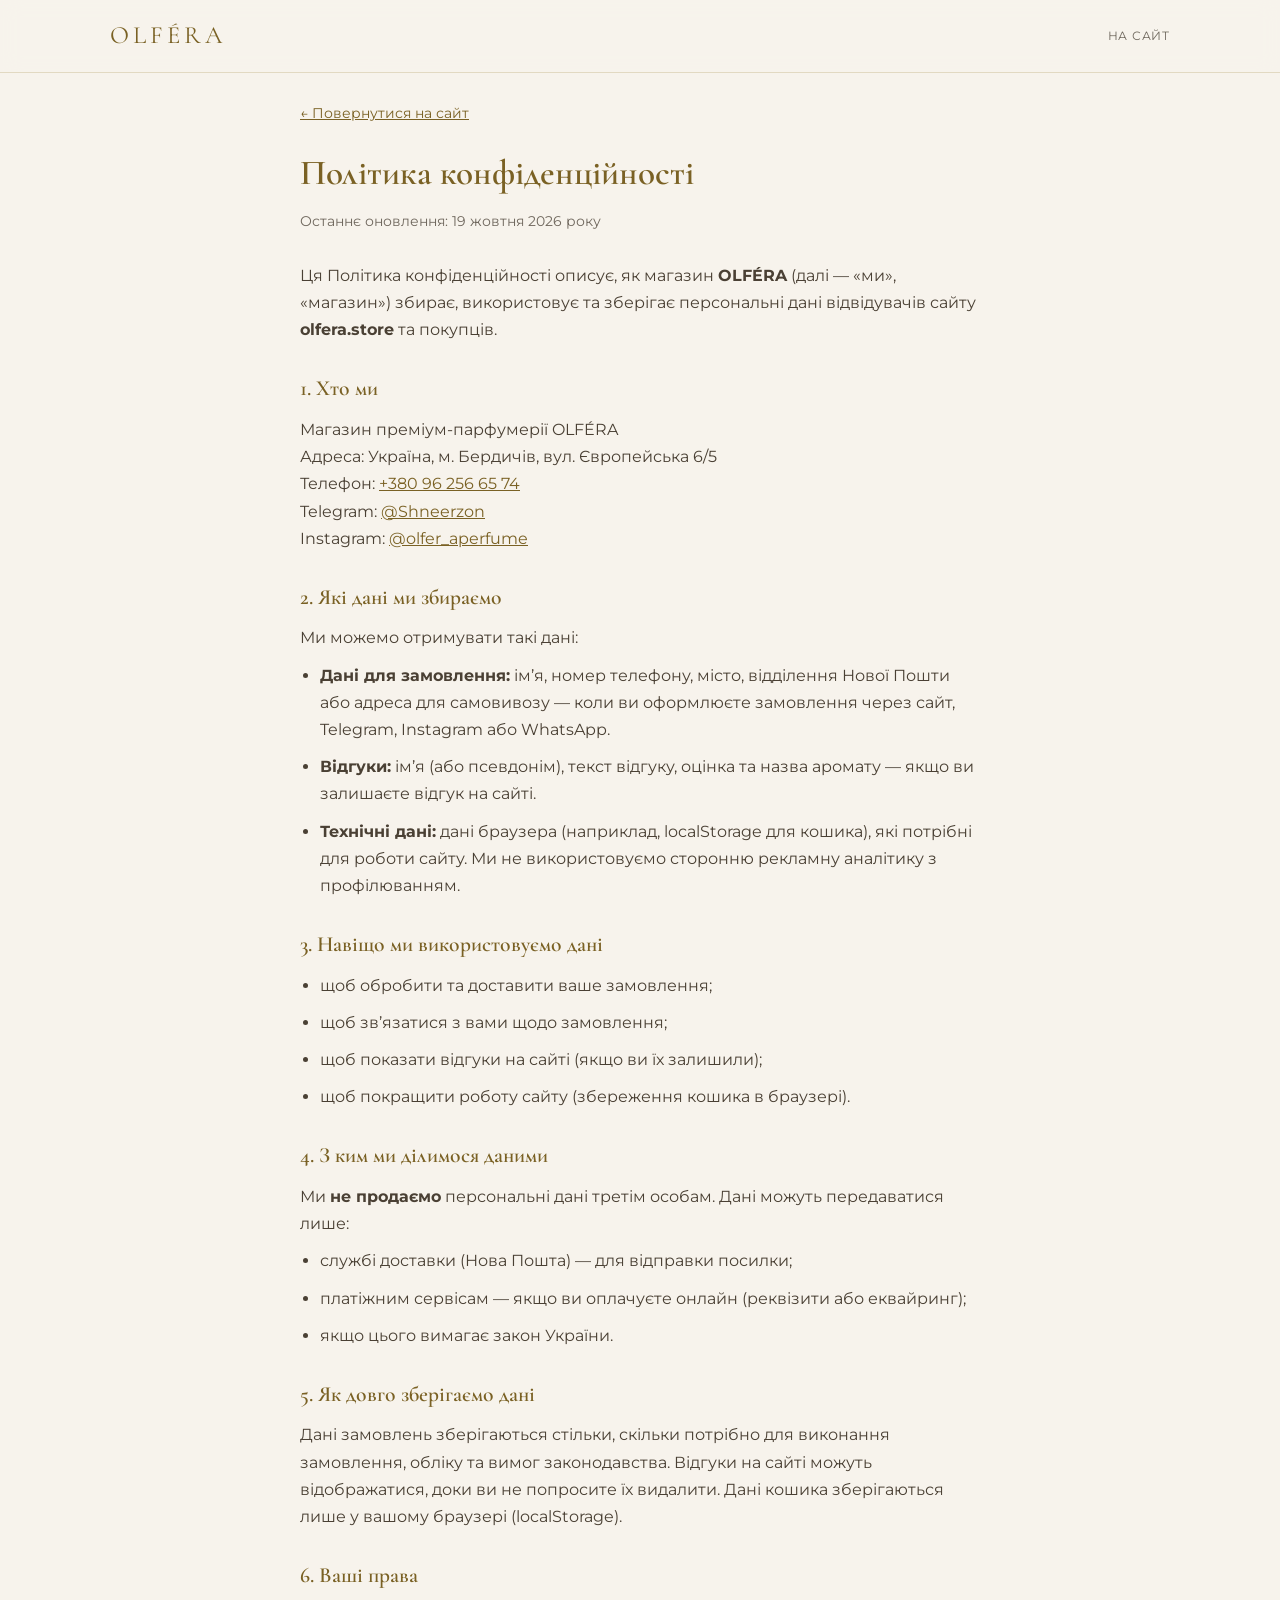
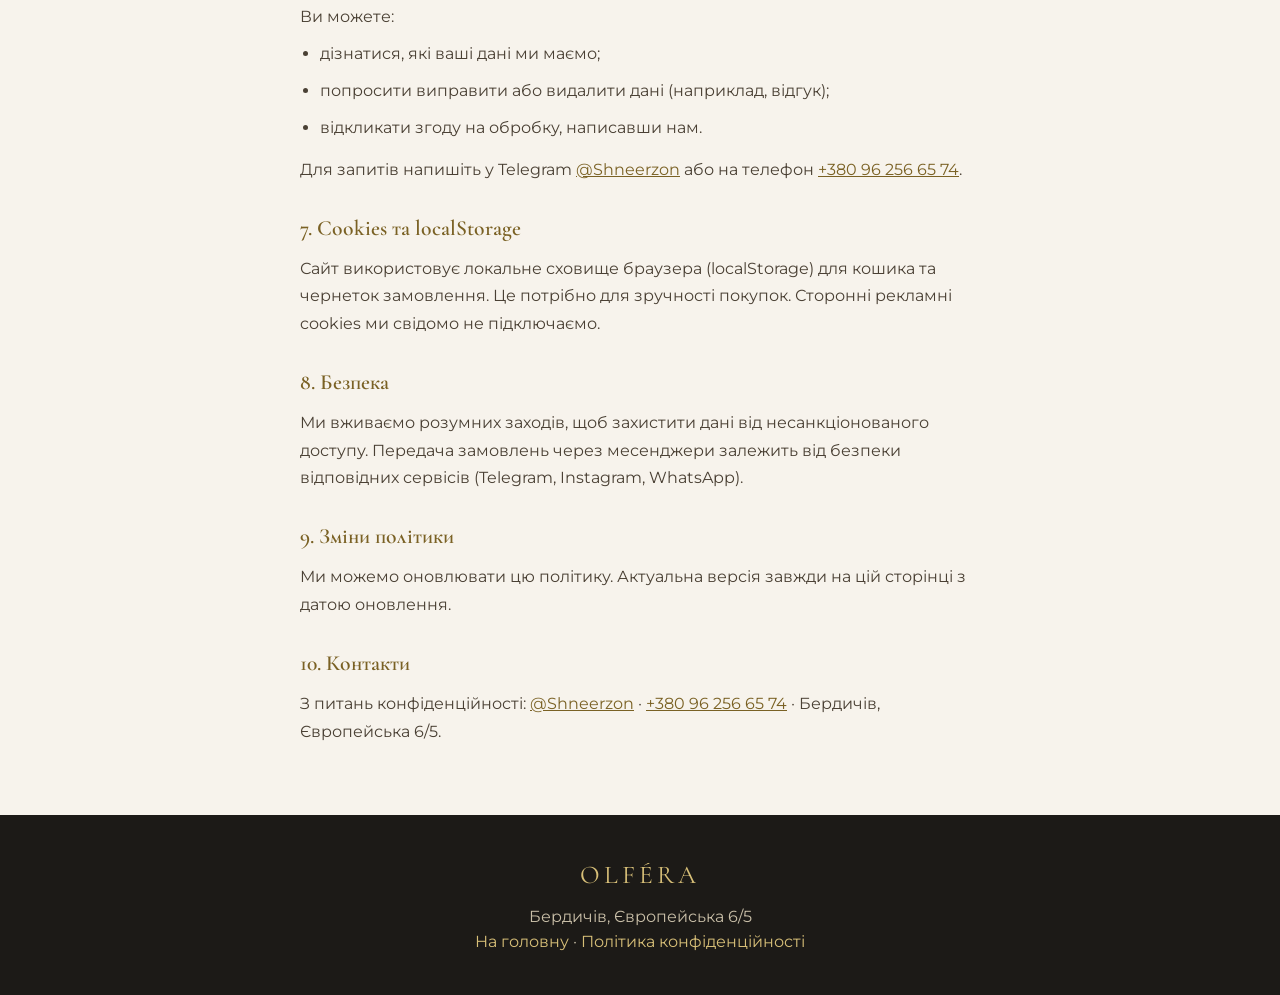
<file: privacy.html>
<!DOCTYPE html>
<html lang="uk">
<head>
<meta charset="UTF-8">
<meta name="viewport" content="width=device-width, initial-scale=1.0">
<title>Політика конфіденційності — OLFÉRA</title>
<meta name="description" content="Політика конфіденційності магазину OLFÉRA у Бердичеві.">
<link rel="preconnect" href="https://fonts.googleapis.com">
<link href="https://fonts.googleapis.com/css2?family=Cormorant+Garamond:wght@600&family=Montserrat:wght@400;500&display=swap" rel="stylesheet">
<link rel="stylesheet" href="styles.css?v=38">
<style>
  .privacy-wrap { max-width: 720px; margin: 0 auto; padding: 100px 20px 60px; }
  .privacy-wrap h1 { font-family: "Cormorant Garamond", serif; color: var(--gold-dark); font-size: 2.2rem; margin-bottom: 8px; }
  .privacy-wrap .meta { color: var(--muted); font-size: .9rem; margin-bottom: 28px; }
  .privacy-wrap h2 { font-family: "Cormorant Garamond", serif; color: var(--gold-dark); font-size: 1.35rem; margin: 28px 0 10px; }
  .privacy-wrap p, .privacy-wrap li { color: #4a4034; line-height: 1.7; margin-bottom: 10px; }
  .privacy-wrap ul { padding-left: 20px; margin-bottom: 14px; }
  .privacy-wrap a { color: var(--gold-dark); text-decoration: underline; }
  .back-link { display: inline-block; margin-bottom: 20px; color: var(--gold-dark); font-size: .9rem; }
</style>
</head>
<body>
<header class="header">
  <div class="container header-inner">
    <a href="index.html" class="logo">OLFÉRA</a>
    <div class="header-actions">
      <a href="index.html" style="font-size:.78rem;letter-spacing:.06em;text-transform:uppercase;color:var(--muted)">На сайт</a>
    </div>
  </div>
</header>

<main class="privacy-wrap">
  <a class="back-link" href="index.html">← Повернутися на сайт</a>
  <h1>Політика конфіденційності</h1>
  <p class="meta">Останнє оновлення: 19 жовтня 2026 року</p>

  <p>Ця Політика конфіденційності описує, як магазин <strong>OLFÉRA</strong> (далі — «ми», «магазин») збирає, використовує та зберігає персональні дані відвідувачів сайту <strong>olfera.store</strong> та покупців.</p>

  <h2>1. Хто ми</h2>
  <p>Магазин преміум-парфумерії OLFÉRA<br>
  Адреса: Україна, м. Бердичів, вул. Європейська 6/5<br>
  Телефон: <a href="tel:+380962566574">+380 96 256 65 74</a><br>
  Telegram: <a href="https://t.me/Shneerzon" target="_blank" rel="noopener">@Shneerzon</a><br>
  Instagram: <a href="https://instagram.com/olfer_aperfume" target="_blank" rel="noopener">@olfer_aperfume</a></p>

  <h2>2. Які дані ми збираємо</h2>
  <p>Ми можемо отримувати такі дані:</p>
  <ul>
    <li><strong>Дані для замовлення:</strong> ім’я, номер телефону, місто, відділення Нової Пошти або адреса для самовивозу — коли ви оформлюєте замовлення через сайт, Telegram, Instagram або WhatsApp.</li>
    <li><strong>Відгуки:</strong> ім’я (або псевдонім), текст відгуку, оцінка та назва аромату — якщо ви залишаєте відгук на сайті.</li>
    <li><strong>Технічні дані:</strong> дані браузера (наприклад, localStorage для кошика), які потрібні для роботи сайту. Ми не використовуємо сторонню рекламну аналітику з профілюванням.</li>
  </ul>

  <h2>3. Навіщо ми використовуємо дані</h2>
  <ul>
    <li>щоб обробити та доставити ваше замовлення;</li>
    <li>щоб зв’язатися з вами щодо замовлення;</li>
    <li>щоб показати відгуки на сайті (якщо ви їх залишили);</li>
    <li>щоб покращити роботу сайту (збереження кошика в браузері).</li>
  </ul>

  <h2>4. З ким ми ділимося даними</h2>
  <p>Ми <strong>не продаємо</strong> персональні дані третім особам. Дані можуть передаватися лише:</p>
  <ul>
    <li>службі доставки (Нова Пошта) — для відправки посилки;</li>
    <li>платіжним сервісам — якщо ви оплачуєте онлайн (реквізити або еквайринг);</li>
    <li>якщо цього вимагає закон України.</li>
  </ul>

  <h2>5. Як довго зберігаємо дані</h2>
  <p>Дані замовлень зберігаються стільки, скільки потрібно для виконання замовлення, обліку та вимог законодавства. Відгуки на сайті можуть відображатися, доки ви не попросите їх видалити. Дані кошика зберігаються лише у вашому браузері (localStorage).</p>

  <h2>6. Ваші права</h2>
  <p>Ви можете:</p>
  <ul>
    <li>дізнатися, які ваші дані ми маємо;</li>
    <li>попросити виправити або видалити дані (наприклад, відгук);</li>
    <li>відкликати згоду на обробку, написавши нам.</li>
  </ul>
  <p>Для запитів напишіть у Telegram <a href="https://t.me/Shneerzon" target="_blank" rel="noopener">@Shneerzon</a> або на телефон <a href="tel:+380962566574">+380 96 256 65 74</a>.</p>

  <h2>7. Cookies та localStorage</h2>
  <p>Сайт використовує локальне сховище браузера (localStorage) для кошика та чернеток замовлення. Це потрібно для зручності покупок. Сторонні рекламні cookies ми свідомо не підключаємо.</p>

  <h2>8. Безпека</h2>
  <p>Ми вживаємо розумних заходів, щоб захистити дані від несанкціонованого доступу. Передача замовлень через месенджери залежить від безпеки відповідних сервісів (Telegram, Instagram, WhatsApp).</p>

  <h2>9. Зміни політики</h2>
  <p>Ми можемо оновлювати цю політику. Актуальна версія завжди на цій сторінці з датою оновлення.</p>

  <h2>10. Контакти</h2>
  <p>З питань конфіденційності: <a href="https://t.me/Shneerzon" target="_blank" rel="noopener">@Shneerzon</a> · <a href="tel:+380962566574">+380 96 256 65 74</a> · Бердичів, Європейська 6/5.</p>
</main>

<footer class="footer">
  <div class="container">
    <div class="footer-logo">OLFÉRA</div>
    <p>Бердичів, Європейська 6/5</p>
    <p><a href="index.html">На головну</a> · <a href="privacy.html">Політика конфіденційності</a></p>
  </div>
</footer>
</body>
</html>
</file>
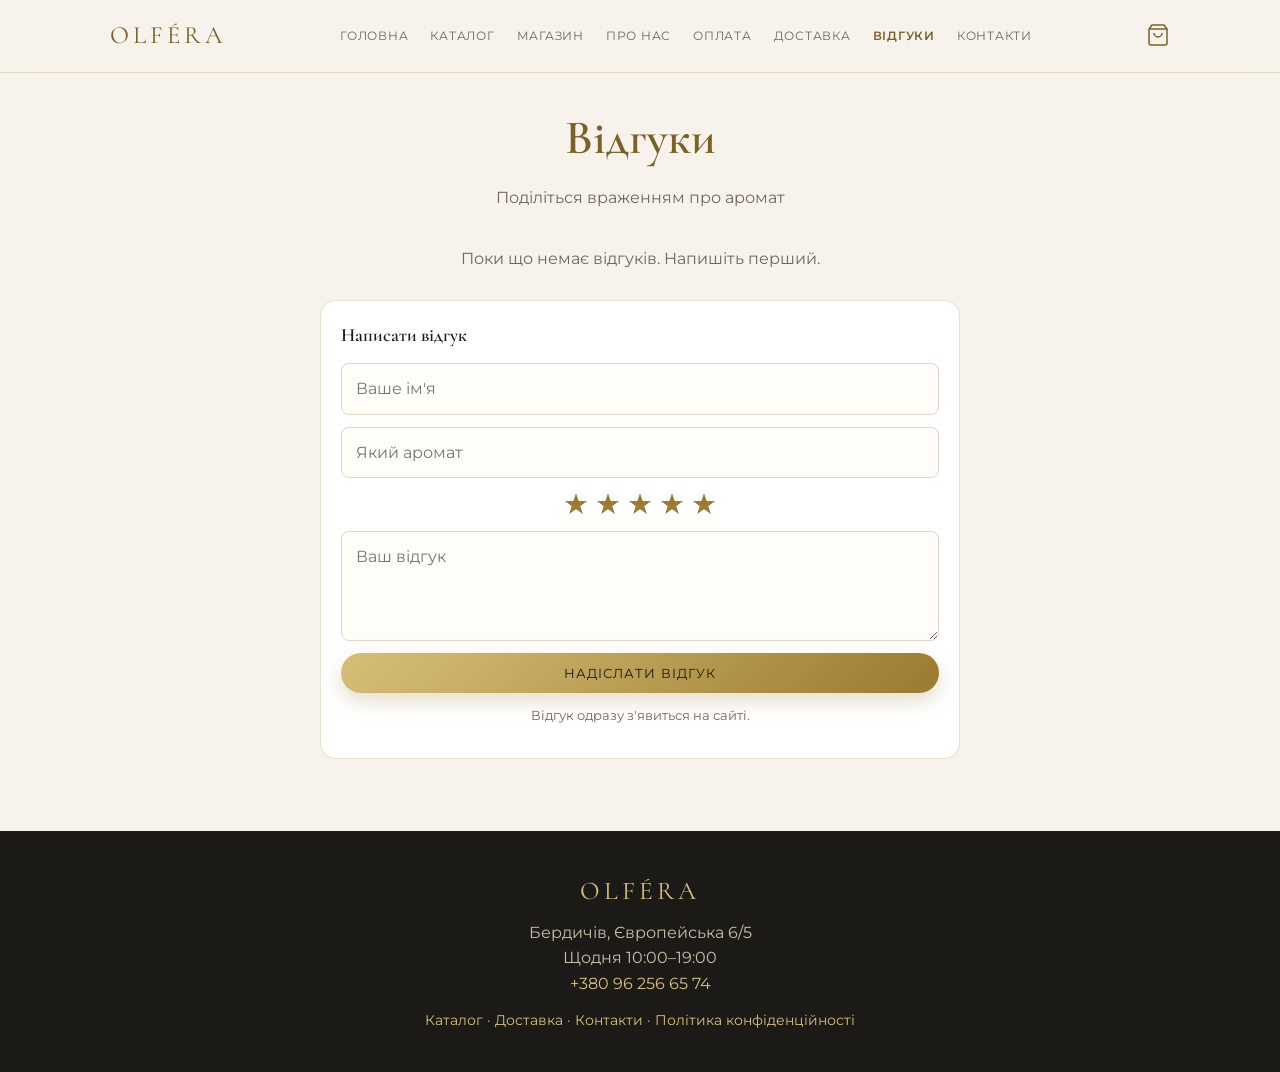
<file: reviews.html>
<!DOCTYPE html>
<html lang="uk">
<head>
<meta charset="UTF-8">
<meta name="viewport" content="width=device-width, initial-scale=1.0">
<title>Відгуки — OLFÉRA</title>
<meta name="description" content="Відгуки покупців магазину OLFÉRA.">
<link rel="preconnect" href="https://fonts.googleapis.com">
<link rel="preconnect" href="https://fonts.gstatic.com" crossorigin>
<link href="https://fonts.googleapis.com/css2?family=Cormorant+Garamond:wght@500;600&family=Montserrat:wght@400;500;600&display=swap" rel="stylesheet">
<link rel="stylesheet" href="styles.css?v=50">
</head>
<body>
<header class="header"><div class="container header-inner"><a href="index.html" class="logo">OLFÉRA</a>
<nav class="nav">
<a href="index.html">Головна</a>
<a href="catalog.html">Каталог</a>
<a href="shop.html">Магазин</a>
<a href="about.html">Про нас</a>
<a href="payment.html">Оплата</a>
<a href="delivery.html">Доставка</a>
<a href="reviews.html" class="active">Відгуки</a>
<a href="contacts.html">Контакти</a>
</nav>
<div class="header-actions"><button class="cart-btn" id="cart-btn" aria-label="Кошик"><svg width="24" height="24" viewBox="0 0 24 24" fill="none" stroke="currentColor" stroke-width="1.5"><path d="M6 2L3 6v14a2 2 0 002 2h14a2 2 0 002-2V6l-3-4z"></path><line x1="3" y1="6" x2="21" y2="6"></line><path d="M16 10a4 4 0 01-8 0"></path></svg><span class="cart-count" id="cart-count">0</span></button><button class="menu-toggle" aria-label="Меню"><span></span><span></span><span></span></button></div></div></header>
<div class="cart-overlay" id="cart-overlay"></div>
<aside class="cart-sidebar" id="cart-sidebar"><div class="cart-header"><h3>Кошик</h3><button class="cart-close" id="cart-close">&times;</button></div><div class="cart-items" id="cart-items"></div><div class="cart-footer"><div class="cart-total"><span>Разом:</span><strong id="cart-total-price">0 ₴</strong></div>
<div class="order-fields">
<input id="order-name" placeholder="Ім'я" autocomplete="name">
<input id="order-phone" placeholder="Телефон, напр. 096..." inputmode="tel" autocomplete="tel">
<select id="order-delivery"><option value="Самовивіз, Європейська 6/5">Самовивіз, Європейська 6/5</option><option value="Нова Пошта">Нова Пошта</option></select>
<input id="order-np" placeholder="Місто і відділення Нової Пошти" autocomplete="off">
</div>
<button class="btn btn-gold cart-order-btn" id="cart-order-btn">Замовити в Telegram</button>
<button class="btn btn-outline cart-order-btn" id="cart-ig-btn">Замовити в Instagram</button>
<button class="btn btn-outline cart-order-btn" id="cart-wa-btn">Замовити в WhatsApp</button><p class="order-hint" id="order-hint"></p></div></aside>

<section id="reviews" class="section reviews page-top">
  <div class="container">
    <h1 class="section-title">Відгуки</h1>
    <p class="section-subtitle">Поділіться враженням про аромат</p>
    <div class="reviews-list" id="reviews-list"></div>
    <form class="review-form" id="review-form">
      <h3>Написати відгук</h3>
      <input id="review-name" placeholder="Ваше ім'я" required autocomplete="name">
      <input id="review-product" placeholder="Який аромат" list="review-products">
      <datalist id="review-products"></datalist>
      <div class="stars" id="review-stars" data-value="5">
        <button type="button" data-star="1">★</button>
        <button type="button" data-star="2">★</button>
        <button type="button" data-star="3">★</button>
        <button type="button" data-star="4">★</button>
        <button type="button" data-star="5">★</button>
      </div>
      <textarea id="review-text" placeholder="Ваш відгук" required maxlength="500"></textarea>
      <button class="btn btn-gold" type="submit">Надіслати відгук</button>
      <p class="review-note">Відгук одразу з'явиться на сайті.</p>
      <p class="review-status" id="review-status"></p>
    </form>
  </div>
</section>

<footer class="footer"><div class="container"><div class="footer-logo">OLFÉRA</div>
<p>Бердичів, Європейська 6/5</p>
<p>Щодня 10:00–19:00</p>
<p><a href="tel:+380962566574">+380 96 256 65 74</a></p>
<p class="footer-links">
<a href="catalog.html">Каталог</a> ·
<a href="delivery.html">Доставка</a> ·
<a href="contacts.html">Контакти</a> ·
<a href="privacy.html">Політика конфіденційності</a>
</p>
</div></footer>
<script src="script.js?v=50"></script>
</body>
</html>
</file>
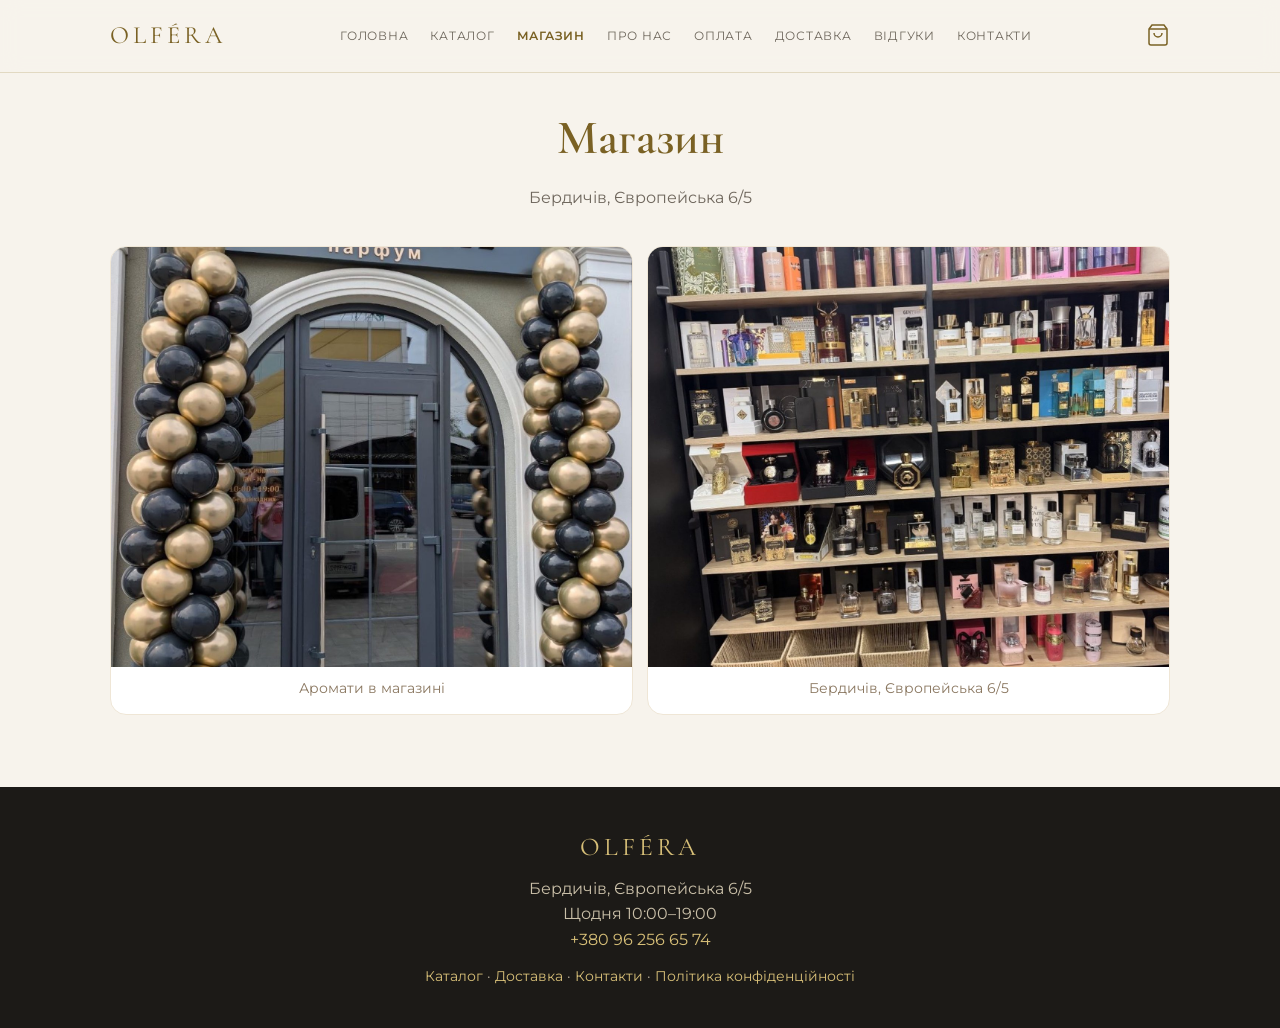
<file: shop.html>
<!DOCTYPE html>
<html lang="uk">
<head>
<meta charset="UTF-8">
<meta name="viewport" content="width=device-width, initial-scale=1.0">
<title>Магазин — OLFÉRA</title>
<meta name="description" content="Магазин OLFÉRA у Бердичеві, Європейська 6/5.">
<link rel="preconnect" href="https://fonts.googleapis.com">
<link rel="preconnect" href="https://fonts.gstatic.com" crossorigin>
<link href="https://fonts.googleapis.com/css2?family=Cormorant+Garamond:wght@500;600&family=Montserrat:wght@400;500;600&display=swap" rel="stylesheet">
<link rel="stylesheet" href="styles.css?v=50">
</head>
<body>
<header class="header"><div class="container header-inner"><a href="index.html" class="logo">OLFÉRA</a>
<nav class="nav">
<a href="index.html">Головна</a>
<a href="catalog.html">Каталог</a>
<a href="shop.html" class="active">Магазин</a>
<a href="about.html">Про нас</a>
<a href="payment.html">Оплата</a>
<a href="delivery.html">Доставка</a>
<a href="reviews.html">Відгуки</a>
<a href="contacts.html">Контакти</a>
</nav>
<div class="header-actions"><button class="cart-btn" id="cart-btn" aria-label="Кошик"><svg width="24" height="24" viewBox="0 0 24 24" fill="none" stroke="currentColor" stroke-width="1.5"><path d="M6 2L3 6v14a2 2 0 002 2h14a2 2 0 002-2V6l-3-4z"></path><line x1="3" y1="6" x2="21" y2="6"></line><path d="M16 10a4 4 0 01-8 0"></path></svg><span class="cart-count" id="cart-count">0</span></button><button class="menu-toggle" aria-label="Меню"><span></span><span></span><span></span></button></div></div></header>
<div class="cart-overlay" id="cart-overlay"></div>
<aside class="cart-sidebar" id="cart-sidebar"><div class="cart-header"><h3>Кошик</h3><button class="cart-close" id="cart-close">&times;</button></div><div class="cart-items" id="cart-items"></div><div class="cart-footer"><div class="cart-total"><span>Разом:</span><strong id="cart-total-price">0 ₴</strong></div>
<div class="order-fields">
<input id="order-name" placeholder="Ім'я" autocomplete="name">
<input id="order-phone" placeholder="Телефон, напр. 096..." inputmode="tel" autocomplete="tel">
<select id="order-delivery"><option value="Самовивіз, Європейська 6/5">Самовивіз, Європейська 6/5</option><option value="Нова Пошта">Нова Пошта</option></select>
<input id="order-np" placeholder="Місто і відділення Нової Пошти" autocomplete="off">
</div>
<button class="btn btn-gold cart-order-btn" id="cart-order-btn">Замовити в Telegram</button>
<button class="btn btn-outline cart-order-btn" id="cart-ig-btn">Замовити в Instagram</button>
<button class="btn btn-outline cart-order-btn" id="cart-wa-btn">Замовити в WhatsApp</button><p class="order-hint" id="order-hint"></p></div></aside>

<section id="shop" class="section page-top">
  <div class="container">
    <h1 class="section-title">Магазин</h1>
    <p class="section-subtitle">Бердичів, Європейська 6/5</p>
    <div class="shop-grid">
      <figure><img src="shop-front.jpg" alt="Магазин OLFÉRA" loading="lazy"><figcaption>Аромати в магазині</figcaption></figure>
      <figure><img src="shop-inside.jpg" alt="Бердичів, Європейська 6/5" loading="lazy"><figcaption>Бердичів, Європейська 6/5</figcaption></figure>
    </div>
  </div>
</section>

<footer class="footer"><div class="container"><div class="footer-logo">OLFÉRA</div>
<p>Бердичів, Європейська 6/5</p>
<p>Щодня 10:00–19:00</p>
<p><a href="tel:+380962566574">+380 96 256 65 74</a></p>
<p class="footer-links">
<a href="catalog.html">Каталог</a> ·
<a href="delivery.html">Доставка</a> ·
<a href="contacts.html">Контакти</a> ·
<a href="privacy.html">Політика конфіденційності</a>
</p>
</div></footer>
<script src="script.js?v=50"></script>
</body>
</html>
</file>
<file: styles.css>
:root {
  --gold: #9a7b2f;
  --gold-dark: #7a6124;
  --ink: #1c1a17;
  --muted: #6f675d;
  --bg: #f7f3ec;
  --paper: #ffffff;
  --line: rgba(154, 123, 47, 0.22);
}
* { box-sizing: border-box; margin: 0; padding: 0; }
html { scroll-behavior: smooth; }
body {
  overflow-x: hidden;
  font-family: Montserrat, sans-serif;
  background: var(--bg);
  color: var(--ink);
  line-height: 1.6;
}
img { max-width: 100%; display: block; }
a { color: inherit; text-decoration: none; }
.container { width: 100%; max-width: 1100px; margin: 0 auto; padding: 0 20px; }
h1, h2, h3 { font-family: "Cormorant Garamond", serif; font-weight: 600; }
.section { padding: 72px 0; }
.section-title { font-size: clamp(2rem, 5vw, 3rem); text-align: center; color: var(--gold-dark); margin-bottom: 8px; }
.section-subtitle { text-align: center; color: var(--muted); margin-bottom: 36px; }
.btn {
  display: inline-block; padding: 12px 26px; border: none; cursor: pointer;
  font-family: Montserrat, sans-serif; letter-spacing: .08em; text-transform: uppercase; font-size: .82rem;
  border-radius: 999px; transition: transform .15s ease, box-shadow .15s ease, background .15s ease;
}
.btn:hover { transform: translateY(-1px); }
.btn-gold {
  background: linear-gradient(135deg, #d7bf78, var(--gold)); color: #1c1a17;
  box-shadow: 0 8px 20px rgba(154, 123, 47, .25);
}
.btn-gold:hover { box-shadow: 0 12px 28px rgba(154, 123, 47, .35); }
.btn-ghost {
  background: transparent; color: var(--gold-dark);
  border: 1.5px solid var(--gold);
}
.btn-ghost:hover { background: rgba(154, 123, 47, .08); }
.btn-ghost.is-open {
  background: var(--gold);
  color: #fff;
  border-color: var(--gold);
}
.btn-outline { background: transparent; color: var(--gold-dark); border: 1px solid var(--gold); width: 100%; margin-top: 10px; border-radius: 999px; }
.btn-outline:disabled { opacity: .45; cursor: not-allowed; }
.btn-lg { padding: 14px 32px; font-size: .88rem; }
.header {
  position: fixed; inset: 0 0 auto 0; z-index: 20;
  background: rgba(247, 243, 236, .92); backdrop-filter: blur(10px);
  border-bottom: 1px solid var(--line);
}
.header-inner { display: flex; align-items: center; justify-content: space-between; height: 72px; }
.logo { font-family: "Cormorant Garamond", serif; font-size: 1.55rem; letter-spacing: .16em; color: var(--gold-dark); flex-shrink: 0; }
.nav { display: flex; gap: 22px; }
.nav a { font-size: .78rem; letter-spacing: .06em; text-transform: uppercase; color: var(--muted); white-space: nowrap; }
.nav a:hover, .nav a.active { color: var(--gold-dark); }
.nav a.active { font-weight: 600; }
.header-actions { display: flex; align-items: center; gap: 10px; flex-shrink: 0; }
.cart-btn { position: relative; background: none; border: none; color: var(--gold-dark); cursor: pointer; }
.cart-count {
  position: absolute; top: -6px; right: -8px; background: var(--gold); color: #fff;
  width: 18px; height: 18px; border-radius: 50%; font-size: .68rem;
  display: flex; align-items: center; justify-content: center;
}
.cart-count[data-count="0"] { display: none; }
.menu-toggle { display: none; flex-direction: column; gap: 5px; background: none; border: none; cursor: pointer; padding: 6px; }
.menu-toggle span { width: 22px; height: 2px; background: var(--gold-dark); display: block; }
.hero {
  min-height: 78vh; display: flex; align-items: center; justify-content: center;
  text-align: center; background: linear-gradient(180deg, #fffdf8, #efe6d6);
  padding-top: 72px;
}
.hero h1 { font-size: clamp(3.2rem, 10vw, 6rem); color: var(--gold-dark); letter-spacing: .14em; }
.hero-subtitle { letter-spacing: .42em; color: var(--gold); margin: 6px 0 18px; font-family: "Cormorant Garamond", serif; font-size: 1.4rem; }
.hero-desc { color: var(--muted); margin-bottom: 28px; }
.hero-actions {
  display: flex; flex-wrap: wrap; gap: 12px; justify-content: center; align-items: center;
}
.hero-actions .btn { min-width: 180px; text-align: center; }
.page-top { padding-top: 100px; }
.home-preview { text-align: center; background: #fffdf8; }
.home-cta { text-align: center; margin-top: 8px; }
.footer-links { margin-top: 12px; font-size: .9rem; }

.order-guide {
  background: linear-gradient(180deg, #fffdf8 0%, #f7f3ec 100%);
  padding: 0 0 8px;
}
.guide-panel {
  padding: 12px 0 48px;
  animation: guideIn .35s ease;
}
.guide-panel[hidden] {
  display: none !important;
}
@keyframes guideIn {
  from { opacity: 0; transform: translateY(-12px); }
  to { opacity: 1; transform: translateY(0); }
}
.guide-lead {
  text-align: center;
  color: var(--muted);
  margin-bottom: 28px;
  font-size: 1rem;
}
.guide-grid {
  display: grid;
  grid-template-columns: repeat(3, 1fr);
  gap: 20px;
  max-width: 960px;
  margin: 0 auto;
}
.guide-card {
  background: #fff;
  border: 1px solid var(--line);
  border-radius: 20px;
  padding: 28px 22px 30px;
  text-align: center;
  box-shadow: 0 10px 30px rgba(80, 60, 20, .06);
  transition: transform .2s ease, box-shadow .2s ease;
}
.guide-card:hover {
  transform: translateY(-4px);
  box-shadow: 0 16px 40px rgba(80, 60, 20, .1);
}
.guide-num {
  font-family: "Cormorant Garamond", serif;
  font-size: 2.4rem;
  font-weight: 600;
  color: var(--gold);
  letter-spacing: .08em;
  line-height: 1;
  margin-bottom: 14px;
}
.guide-card h3 {
  font-size: 1.35rem;
  color: var(--ink);
  margin-bottom: 10px;
}
.guide-card p {
  color: var(--muted);
  font-size: .92rem;
  line-height: 1.65;
  max-width: 260px;
  margin: 0 auto;
}
.guide-cta {
  text-align: center;
  margin-top: 36px;
}
@media (max-width: 800px) {
  .guide-grid { grid-template-columns: 1fr; max-width: 400px; }
  .guide-card { padding: 24px 20px; }
}

.catalog { background: #fffdf8; }
.products-grid {
  display: grid;
  grid-template-columns: repeat(3, 1fr);
  gap: 20px;
  align-items: stretch;
}
@media (max-width: 900px) {
  .products-grid { grid-template-columns: repeat(2, 1fr); gap: 14px; }
  .menu-toggle { display: flex; }
  .nav {
    display: none;
    position: fixed;
    top: 72px;
    left: 0;
    right: 0;
    background: rgba(247, 243, 236, .98);
    backdrop-filter: blur(10px);
    flex-direction: column;
    gap: 0;
    padding: 12px 20px 20px;
    border-bottom: 1px solid var(--line);
    z-index: 25;
    box-shadow: 0 12px 24px rgba(80,60,20,.08);
  }
  .nav.open { display: flex; }
  .nav a {
    padding: 12px 0;
    border-bottom: 1px solid var(--line);
    font-size: .85rem;
  }
  .nav a:last-child { border-bottom: none; }
}
@media (max-width: 520px) {
  .products-grid { grid-template-columns: 1fr 1fr; gap: 10px; }
  .product-card .product-notes { display: none; }
  .product-card .tap-hint { display: none; }
  .hero-actions .btn { min-width: 140px; width: 100%; max-width: 260px; }
}
@media (min-width: 901px) {
  .menu-toggle { display: none !important; }
  .nav { display: flex !important; }
}
.product-card {
  background: var(--paper); border: 1px solid var(--line); border-radius: 16px;
  overflow: hidden; cursor: pointer; box-shadow: 0 8px 24px rgba(80, 60, 20, .05);
  display: flex; flex-direction: column; height: 100%;
}
.product-card .product-info { display: flex; flex-direction: column; flex: 1; }
.product-card .add-to-cart-btn { margin-top: auto; }
.product-image {
  aspect-ratio: 1 / 1; background: #faf7f2; display: flex; align-items: center; justify-content: center;
  position: relative; padding: 14px; overflow: hidden;
}
.product-image img { width: 100%; height: 100%; max-height: none; max-width: 100%; object-fit: contain; object-position: center; margin: 0 auto; }
.badge { position: absolute; top: 10px; right: 10px; font-size: .68rem; padding: 4px 8px; border-radius: 99px; color: #fff; }
.badge.available { background: #3d8b5f; }
.product-info { padding: 16px 16px 18px; text-align: center; }
.product-brand { font-size: .72rem; letter-spacing: .08em; text-transform: uppercase; color: var(--muted); }
.product-info h3 { font-size: 1.35rem; margin: 4px 0; color: var(--ink); }
.product-notes { font-size: .8rem; color: var(--muted); min-height: 2.4em; }
.product-price { color: var(--gold-dark); font-weight: 600; margin-top: 6px; }
.product-price .unit { font-weight: 400; color: var(--muted); font-size: .8rem; }
.tap-hint { display: block; margin-top: 8px; font-size: .72rem; color: var(--gold); }
.about, .delivery { background: var(--bg); }
.payment, .contacts { background: #fffdf8; }
.about-grid, .payment-grid, .delivery-grid, .contacts-grid {
  display: grid; gap: 18px; grid-template-columns: repeat(auto-fit, minmax(220px, 1fr));
}
.about-text .section-title { text-align: center; }
.about-text p, .payment-card p, .delivery-card p { color: var(--muted); }
.about-list { list-style: none; margin-top: 16px; }
.about-list li { padding: 6px 0; color: var(--muted); }
.about-list li::before { content: "•"; color: var(--gold); margin-right: 8px; }
.footer {
  background: #1c1a17; color: #c9bfa8; text-align: center; padding: 40px 20px;
}
.footer a { color: #d7bf78; }
.footer-logo { font-family: "Cormorant Garamond", serif; font-size: 1.6rem; letter-spacing: .16em; color: #d7bf78; margin-bottom: 8px; }
.modal-overlay {
  position: fixed; inset: 0; background: rgba(0,0,0,.45); z-index: 30; opacity: 0; pointer-events: none; transition: opacity .2s;
}
.modal-overlay.active { opacity: 1; pointer-events: auto; }
.product-modal {
  position: fixed; left: 50%; top: 50%; transform: translate(-50%, -48%) scale(.96);
  background: #fff; border-radius: 16px; z-index: 31; opacity: 0; pointer-events: none; transition: .2s;
  width: min(560px, 92vw); max-height: 90vh; overflow: auto;
}
.product-modal.active { opacity: 1; pointer-events: auto; transform: translate(-50%, -50%) scale(1); }
.modal-head { display: flex; justify-content: space-between; align-items: center; padding: 14px 18px; border-bottom: 1px solid var(--line); }
.modal-close { background: none; border: none; font-size: 1.5rem; cursor: pointer; color: var(--muted); }
.modal-body { display: grid; grid-template-columns: 200px 1fr; gap: 8px; padding: 16px; }
@media (max-width: 560px) { .modal-body { grid-template-columns: 1fr; } }
.modal-photo img { width: 100%; object-fit: contain; max-height: 240px; margin: 0 auto; }
.filter-bar { display: flex; flex-wrap: wrap; gap: 10px; margin-bottom: 20px; align-items: center; }
.filter-chip {
  border: 1px solid var(--line); background: #fff; color: var(--muted);
  border-radius: 999px; padding: 6px 14px; font-size: .78rem; cursor: pointer;
}
.filter-chip.active { background: #9a7b2f; color: #fff; }
#search-input, #brand-filter, #price-filter {
  border: 1px solid var(--line); border-radius: 8px; padding: 8px 12px; font: inherit; background: #fff;
}
#filter-count { color: var(--muted); font-size: .85rem; }
.catalog-pager { display: flex; justify-content: center; gap: 6px; margin-top: 24px; flex-wrap: wrap; }
.page-btn {
  border: 1px solid var(--line); background: #fff; color: var(--ink);
  border-radius: 8px; padding: 8px 12px; cursor: pointer; font: inherit;
}
.page-btn.active, .page-btn:hover:not(:disabled) { background: #9a7b2f; color: #fff; }
.page-btn:disabled { opacity: .4; cursor: not-allowed; }
.catalog-empty { text-align: center; color: var(--muted); padding: 40px; }
.shop-grid{display:grid;grid-template-columns:1fr 1fr;gap:14px;margin-top:8px}
.shop-grid figure{margin:0;background:#fff;border-radius:16px;overflow:hidden;border:1px solid #efe6d6}
.shop-grid img{width:100%;height:420px;object-fit:cover;display:block}
.shop-grid figcaption{padding:10px 14px 14px;text-align:center;color:#8a7760;font-size:14px}
@media(max-width:700px){.shop-grid{grid-template-columns:1fr}.shop-grid img{height:280px}}
.reviews-list { display: grid; gap: 14px; margin-bottom: 28px; }
.review-card {
  background: #fff; border: 1px solid var(--line); border-radius: 14px; padding: 16px;
}
.review-top { display: flex; justify-content: space-between; gap: 10px; align-items: center; margin-bottom: 6px; }
.review-stars { color: var(--gold); letter-spacing: 1px; }
.review-product { color: var(--muted); font-size: .85rem; margin-bottom: 6px; }
.review-empty { text-align: center; color: var(--muted); }
.review-form { background: #fff; border: 1px solid var(--line); border-radius: 16px; padding: 20px; display: grid; gap: 12px; max-width: 640px; margin: 0 auto; }
.review-form input, .review-form textarea {
  width: 100%; box-sizing: border-box; border: 1px solid #e2d7c4; border-radius: 8px; padding: 12px 14px; font: inherit; background: #fffdf8;
}
.review-form textarea { min-height: 110px; resize: vertical; }
.stars { display: flex; justify-content: center; gap: 6px; }
.stars button { background: none; border: none; font-size: 1.8rem; color: #ddd; cursor: pointer; line-height: 1; }
.stars button.on { color: var(--gold); }
.review-note, .review-status { text-align: center; color: var(--muted); font-size: .82rem; }
.cart-overlay {
  position: fixed; inset: 0; background: rgba(40, 32, 20, .45); z-index: 40;
  opacity: 0; visibility: hidden; transition: .25s;
}
.cart-overlay.active { opacity: 1; visibility: visible; }
.cart-sidebar {
  position: fixed; top: 0; right: -100%; width: min(380px, 100%); height: 100%;
  background: #fffdf8; z-index: 50; display: flex; flex-direction: column;
  transition: right .3s ease; border-left: 1px solid var(--line);
  box-shadow: -8px 0 24px rgba(80,60,20,.08);
}
.cart-sidebar.active { right: 0; }
.cart-header { display: flex; justify-content: space-between; align-items: center; padding: 18px 20px; border-bottom: 1px solid var(--line); }
.cart-header h3 { font-family: "Cormorant Garamond", serif; font-size: 1.4rem; color: var(--gold-dark); }
.cart-close { background: none; border: none; font-size: 1.6rem; cursor: pointer; color: var(--muted); line-height: 1; }
.cart-items { flex: 1; overflow: auto; padding: 12px 20px 24px; -webkit-overflow-scrolling: touch; }
.cart-item {
  display: flex; justify-content: space-between; align-items: flex-start; gap: 12px;
  padding: 14px 0; border-bottom: 1px solid var(--line);
}
.cart-item-info { flex: 1; min-width: 0; }
.cart-item h4 { font-size: 1rem; margin: 0 0 4px; color: var(--ink); font-family: Montserrat, sans-serif; font-weight: 600; }
.cart-item-brand { color: var(--muted); font-size: .85rem; margin: 0 0 4px; }
.cart-item-price { color: var(--gold-dark); font-size: .85rem; margin: 0; }
.cart-item-remove {
  background: none; border: none; font-size: 1.4rem; cursor: pointer; color: #b44545;
  line-height: 1; padding: 4px 8px; flex-shrink: 0;
}
.cart-empty { color: var(--muted); text-align: center; padding: 40px 10px; }
.cart-footer { padding: 16px 20px calc(28px + env(safe-area-inset-bottom)); border-top: 1px solid var(--line); position: sticky; bottom: 0; background: #fffdf8; }
.cart-total { display: flex; justify-content: space-between; margin-bottom: 12px; font-weight: 600; }
.cart-order-btn { width: 100%; margin-top: 8px; }
.order-fields { display: grid; gap: 8px; margin-bottom: 12px; }
.order-fields input, .order-fields select {
  width: 100%; box-sizing: border-box; border: 1px solid #e2d7c4; border-radius: 8px; padding: 10px; font: inherit;
}
.order-hint { font-size: .8rem; color: var(--muted); margin-top: 8px; }
#cart-ig-btn { margin-top: 8px; background: #fff; }
.line-total { font-size: .85rem; color: #7a6124; margin-top: 4px; }
.ml-row{display:flex;gap:6px;justify-content:center;margin:10px 0 4px;flex-wrap:wrap}
.ml-btn{border:1px solid #c9a84c;background:#fff;color:#7a6124;border-radius:999px;padding:4px 10px;font-size:.75rem;cursor:pointer}
.ml-btn.active{background:#9a7b2f;color:#fff}
.ml-custom{width:88px;border:1px solid #c9a84c;border-radius:999px;padding:4px 8px;text-align:center;font-size:16px}
</file>
